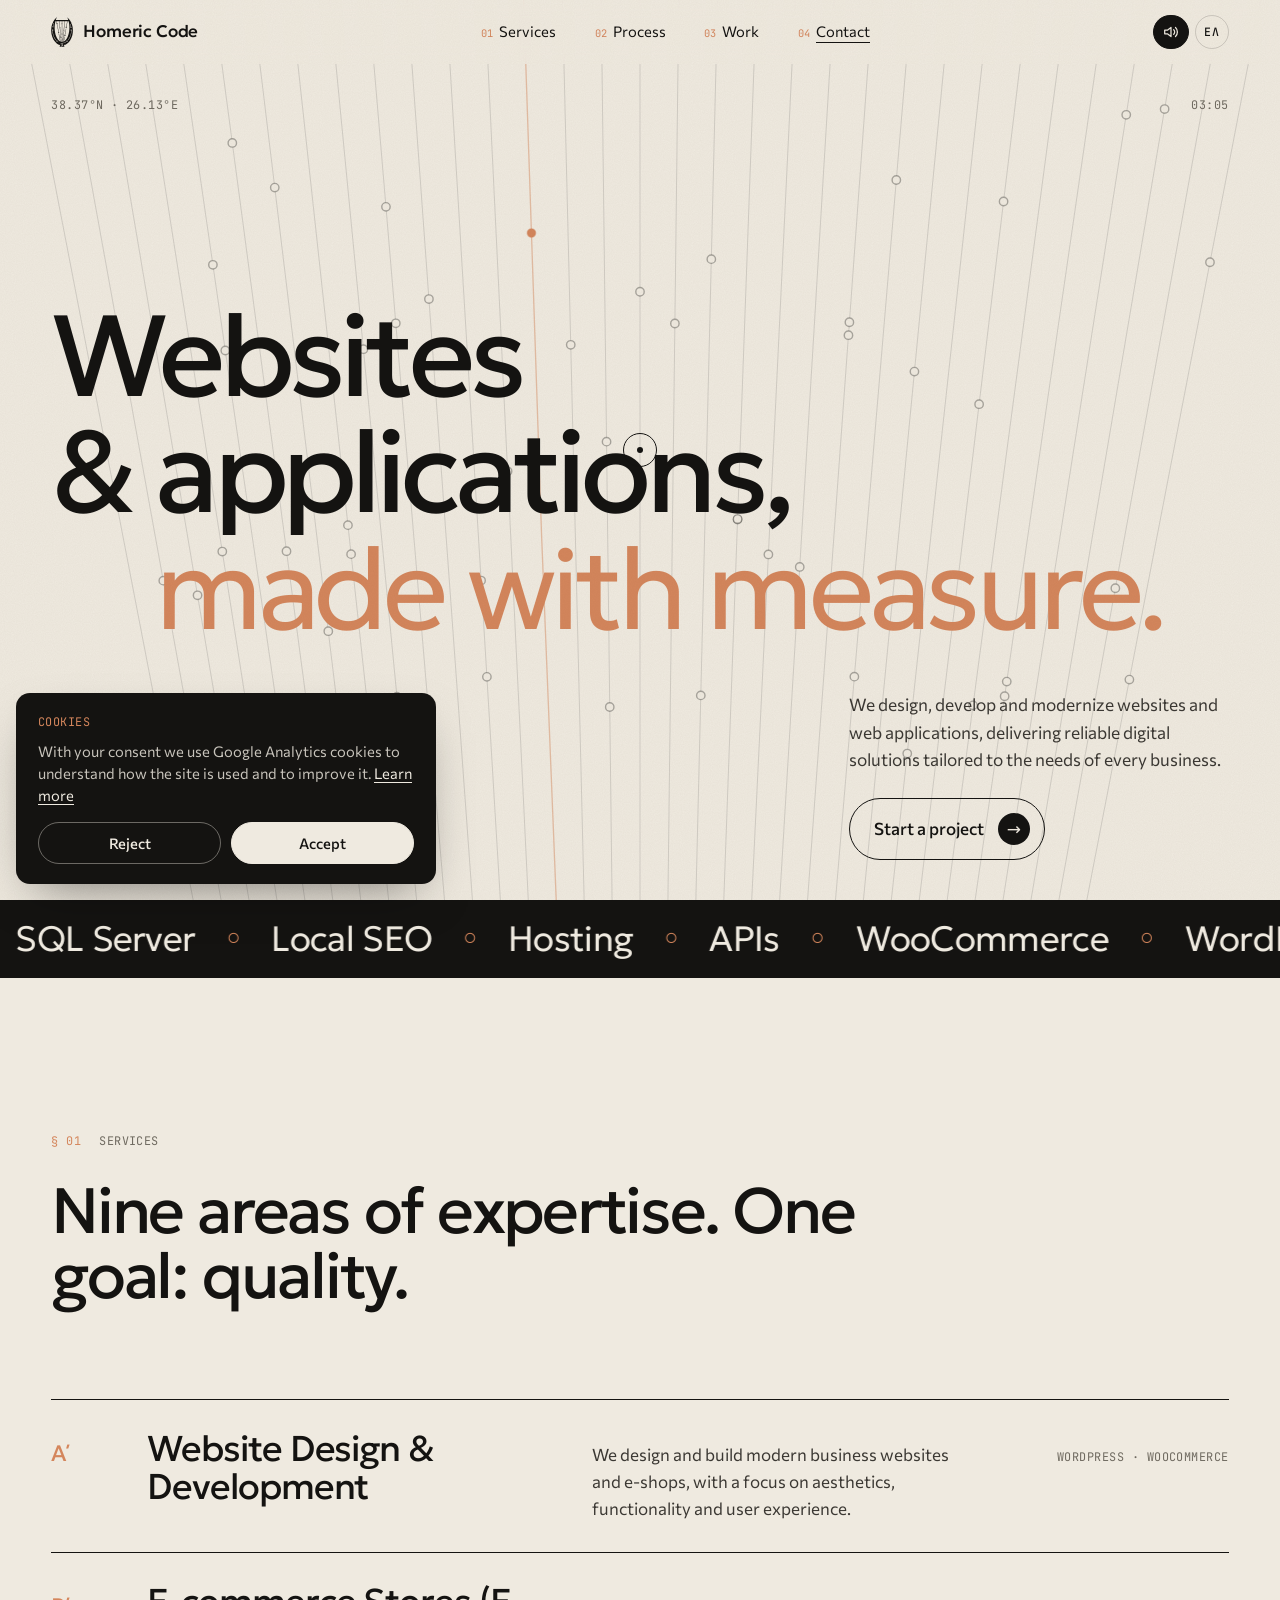
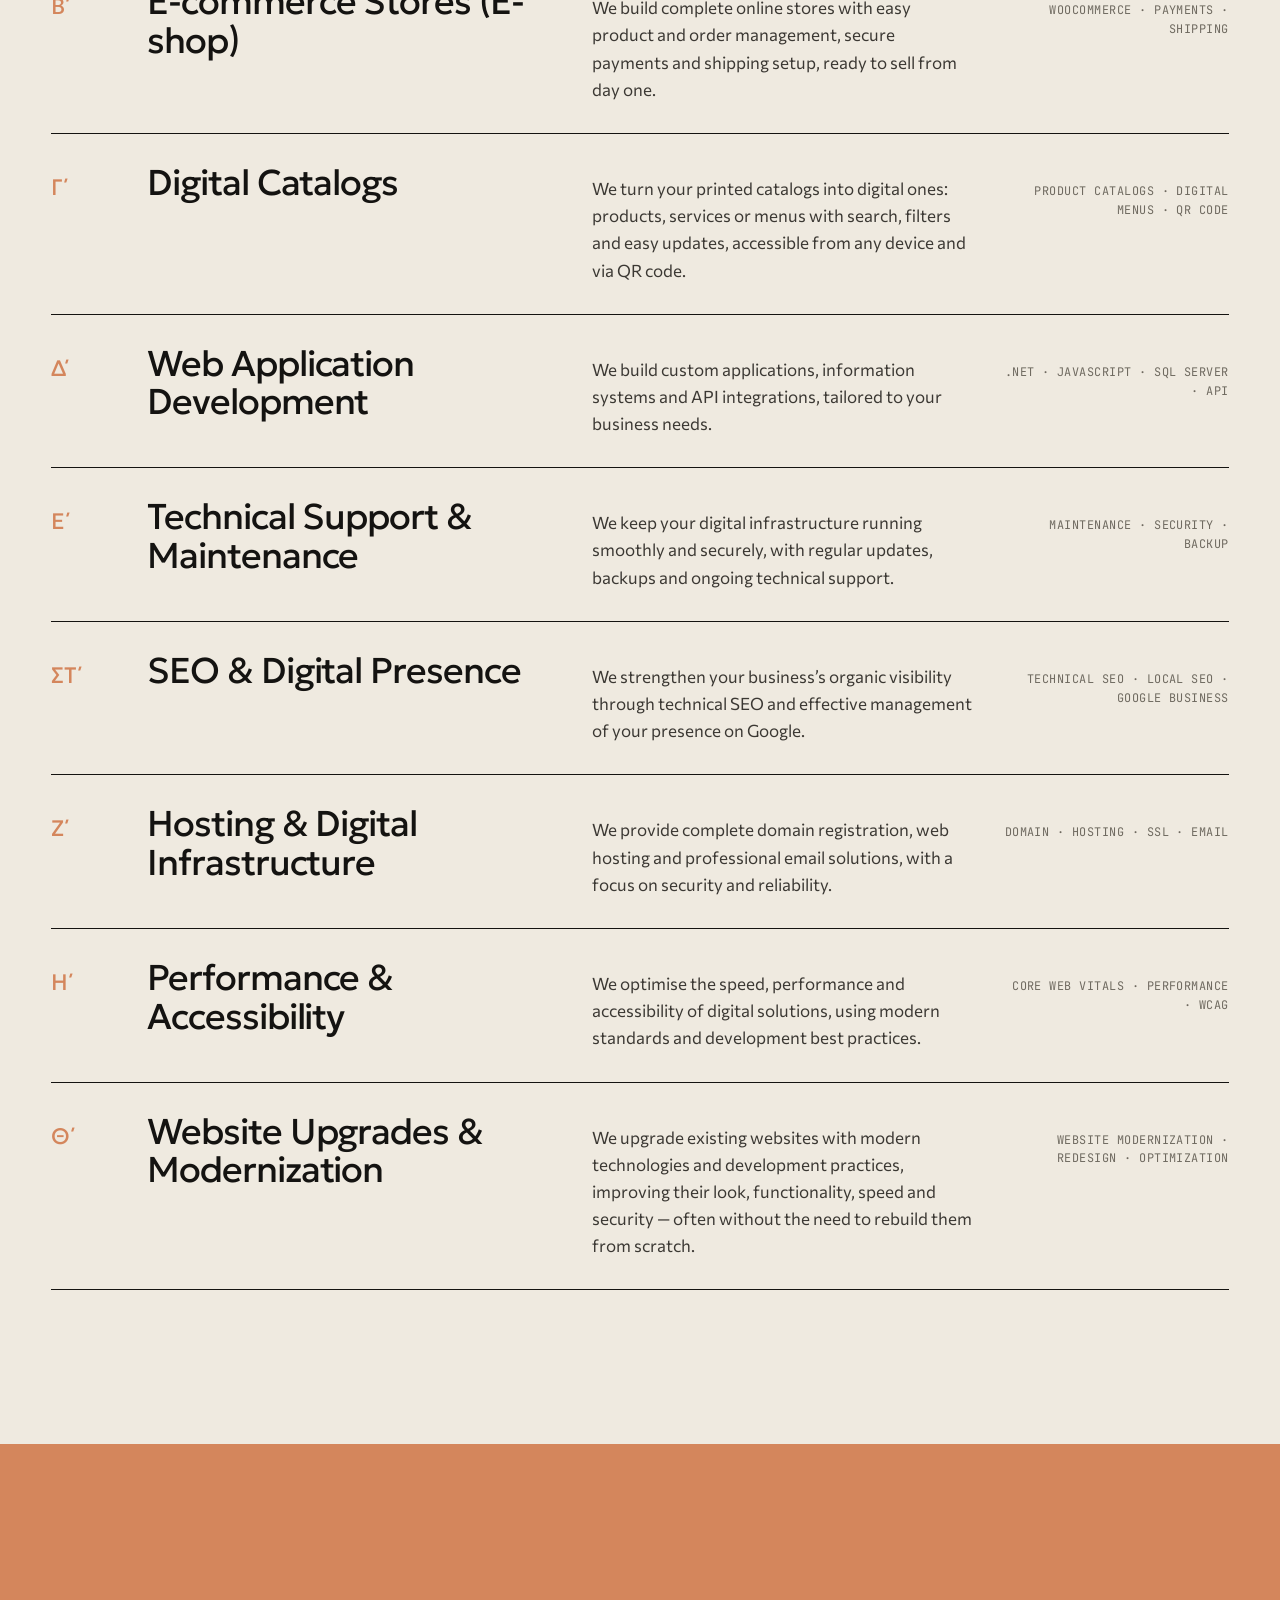
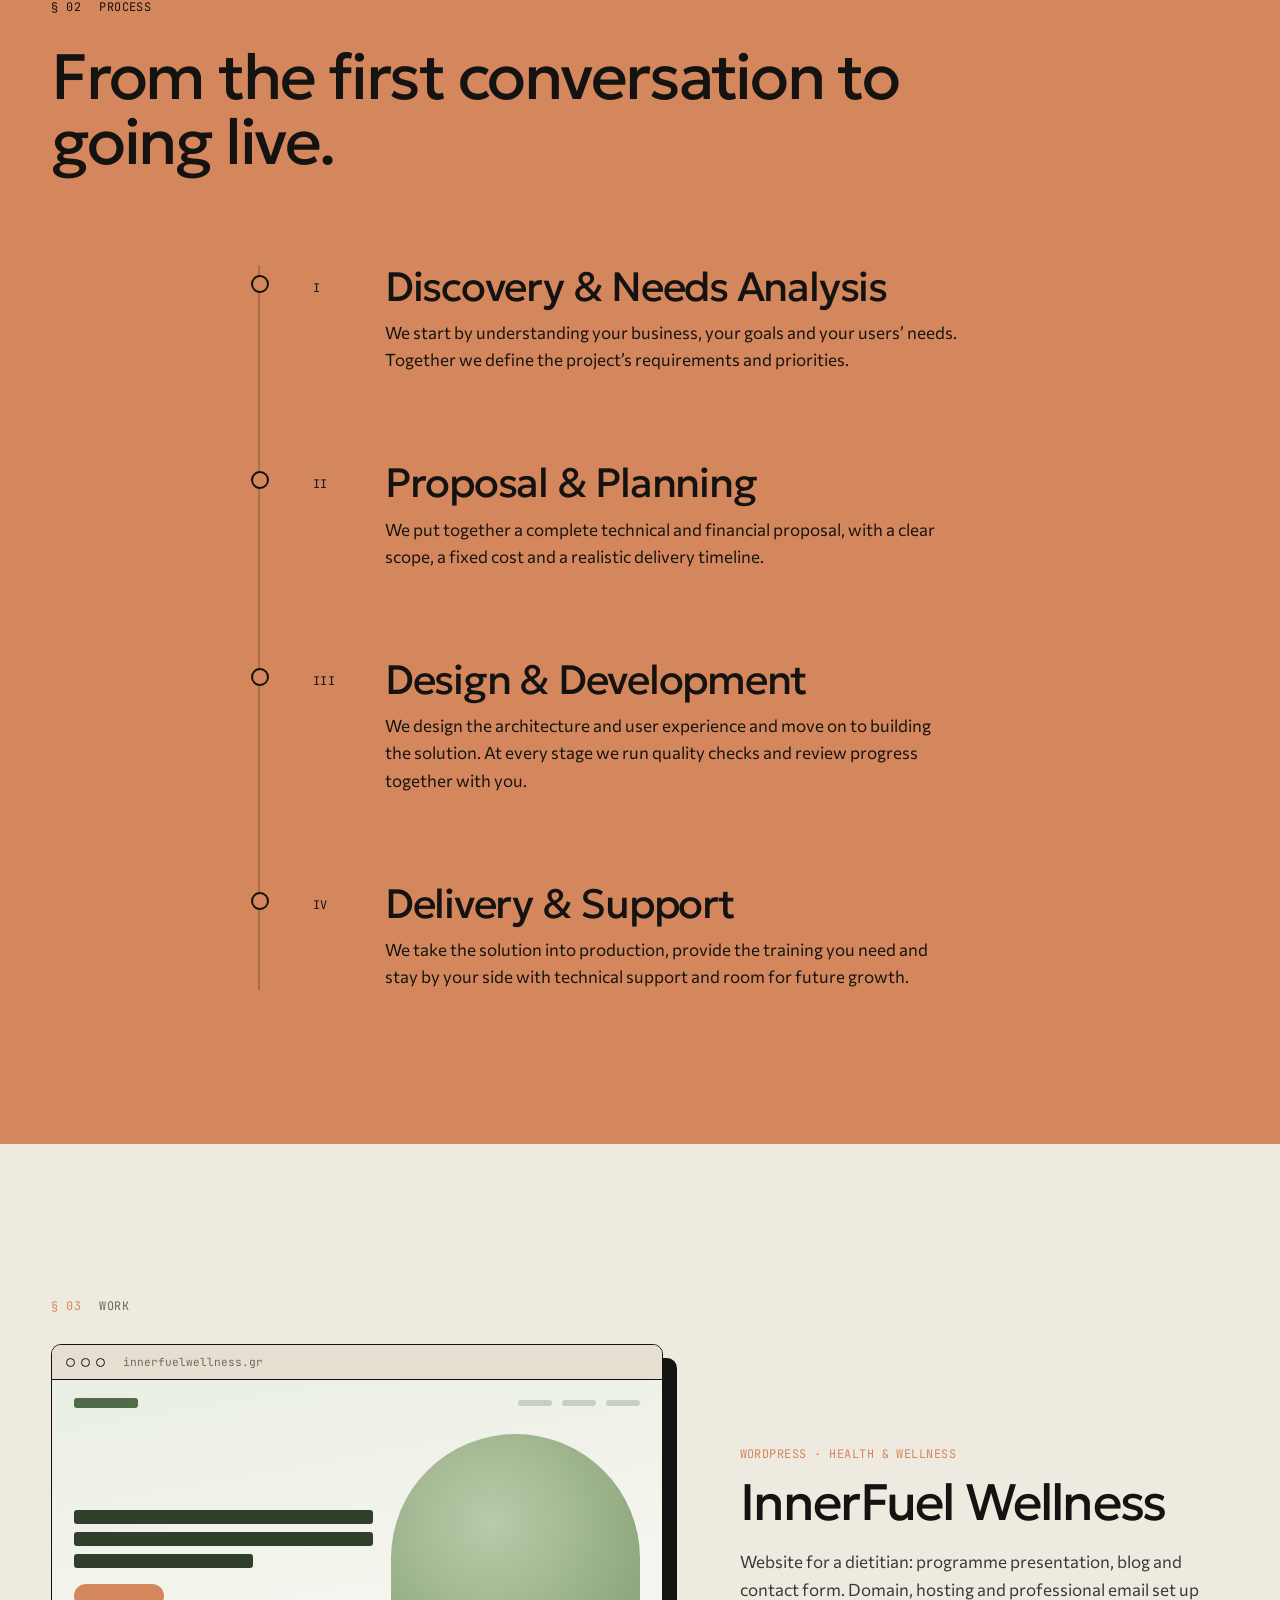
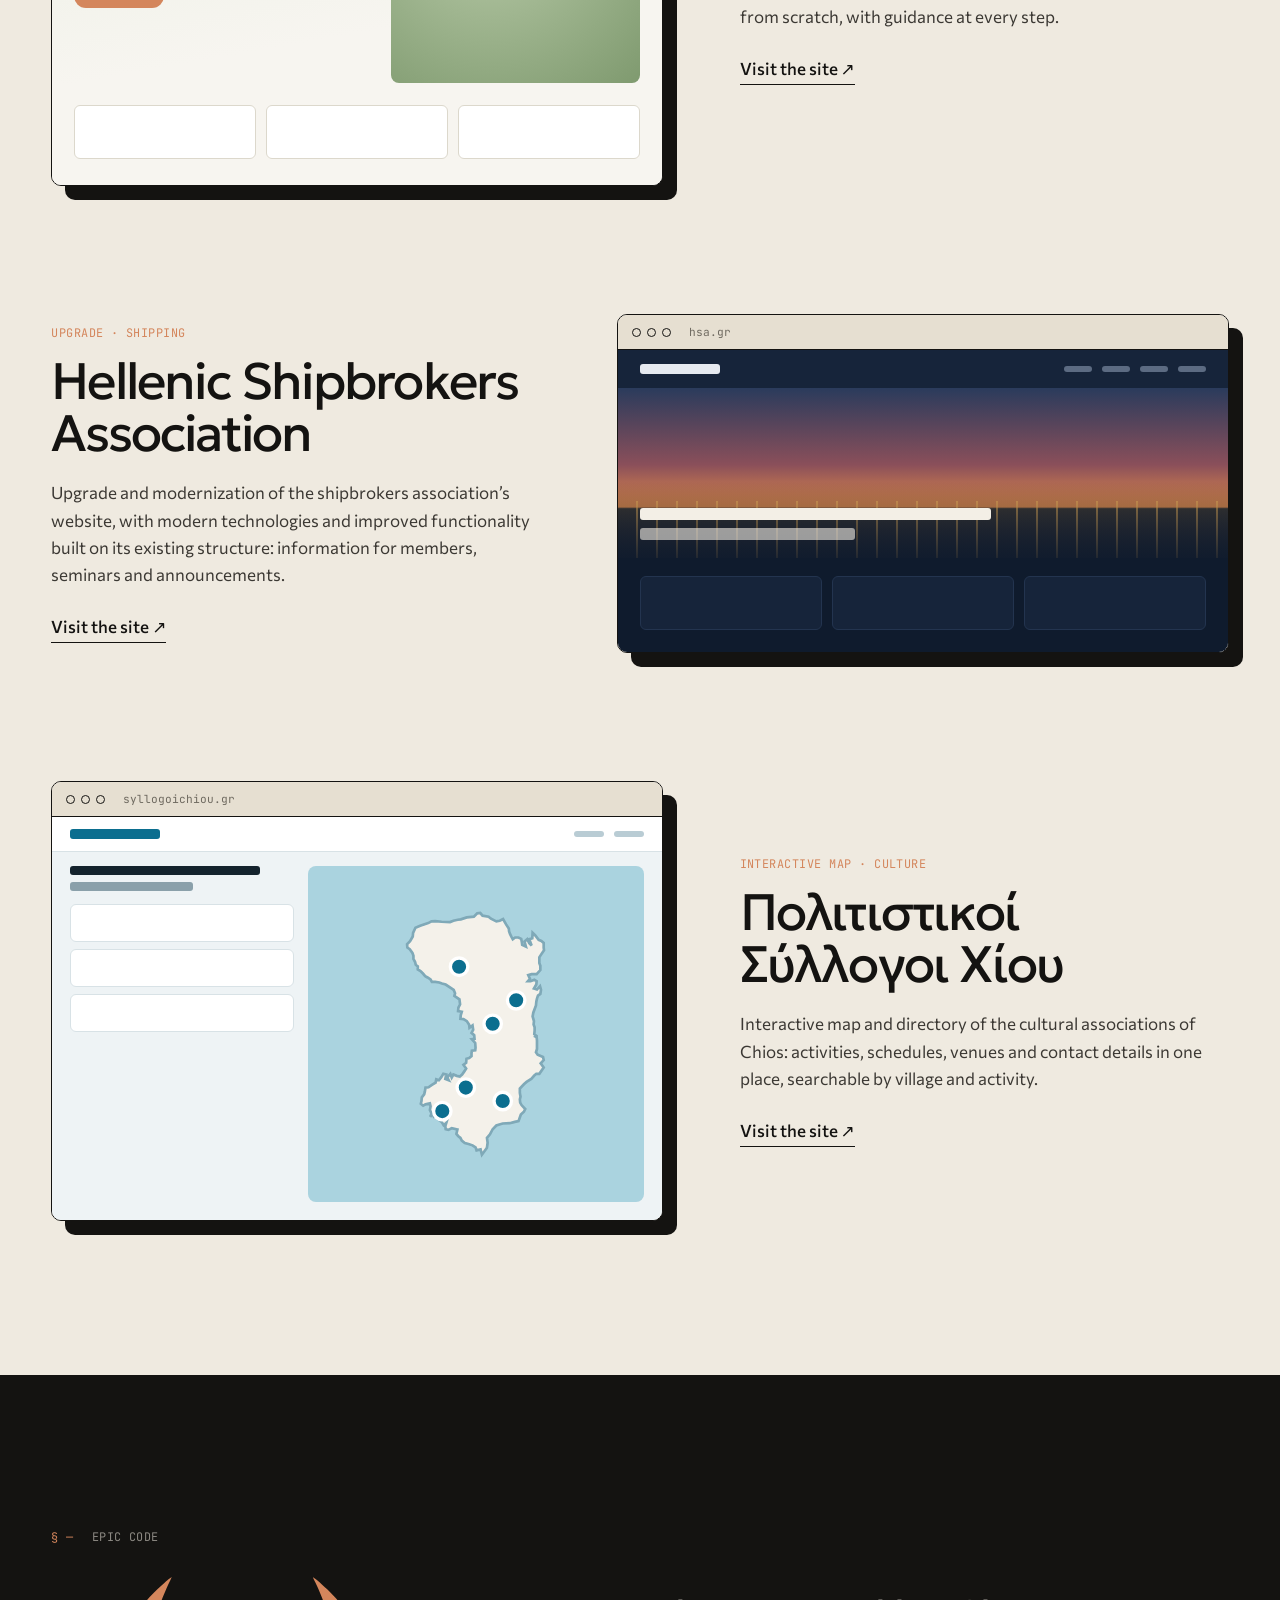
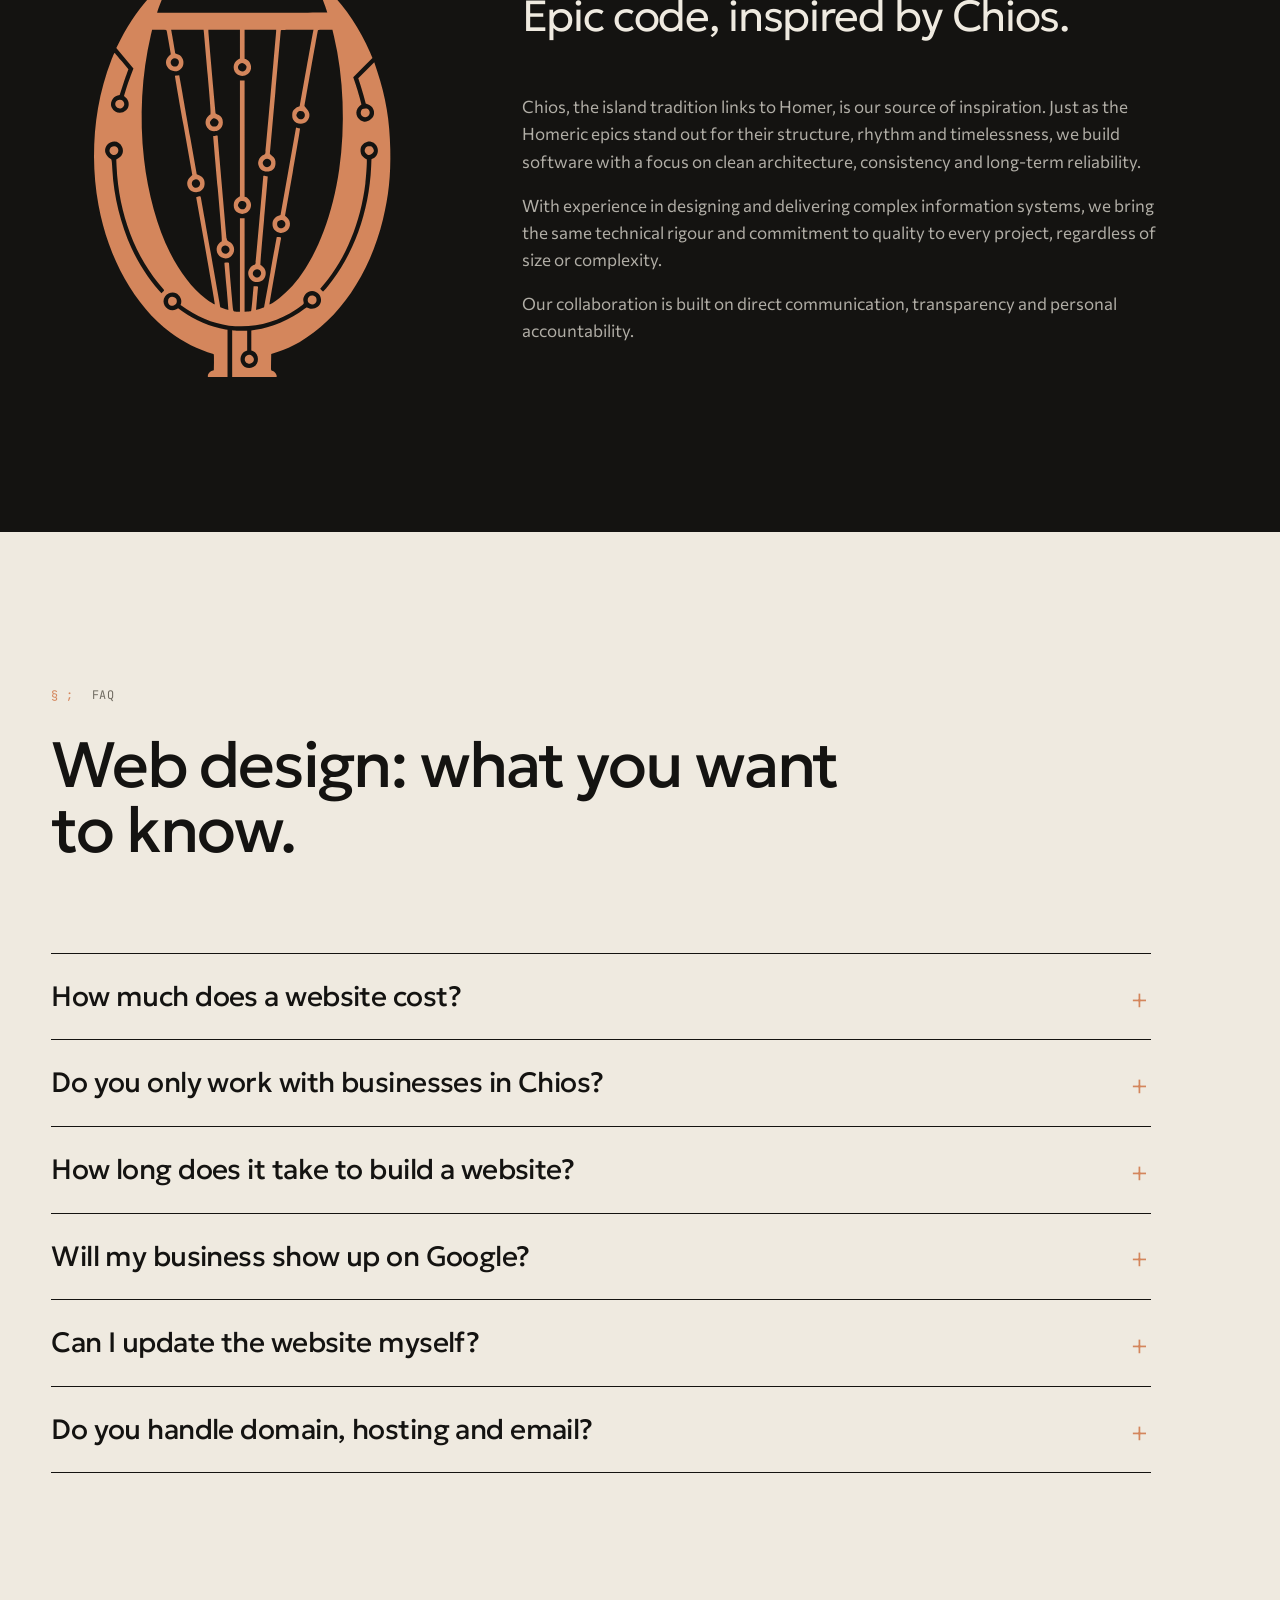
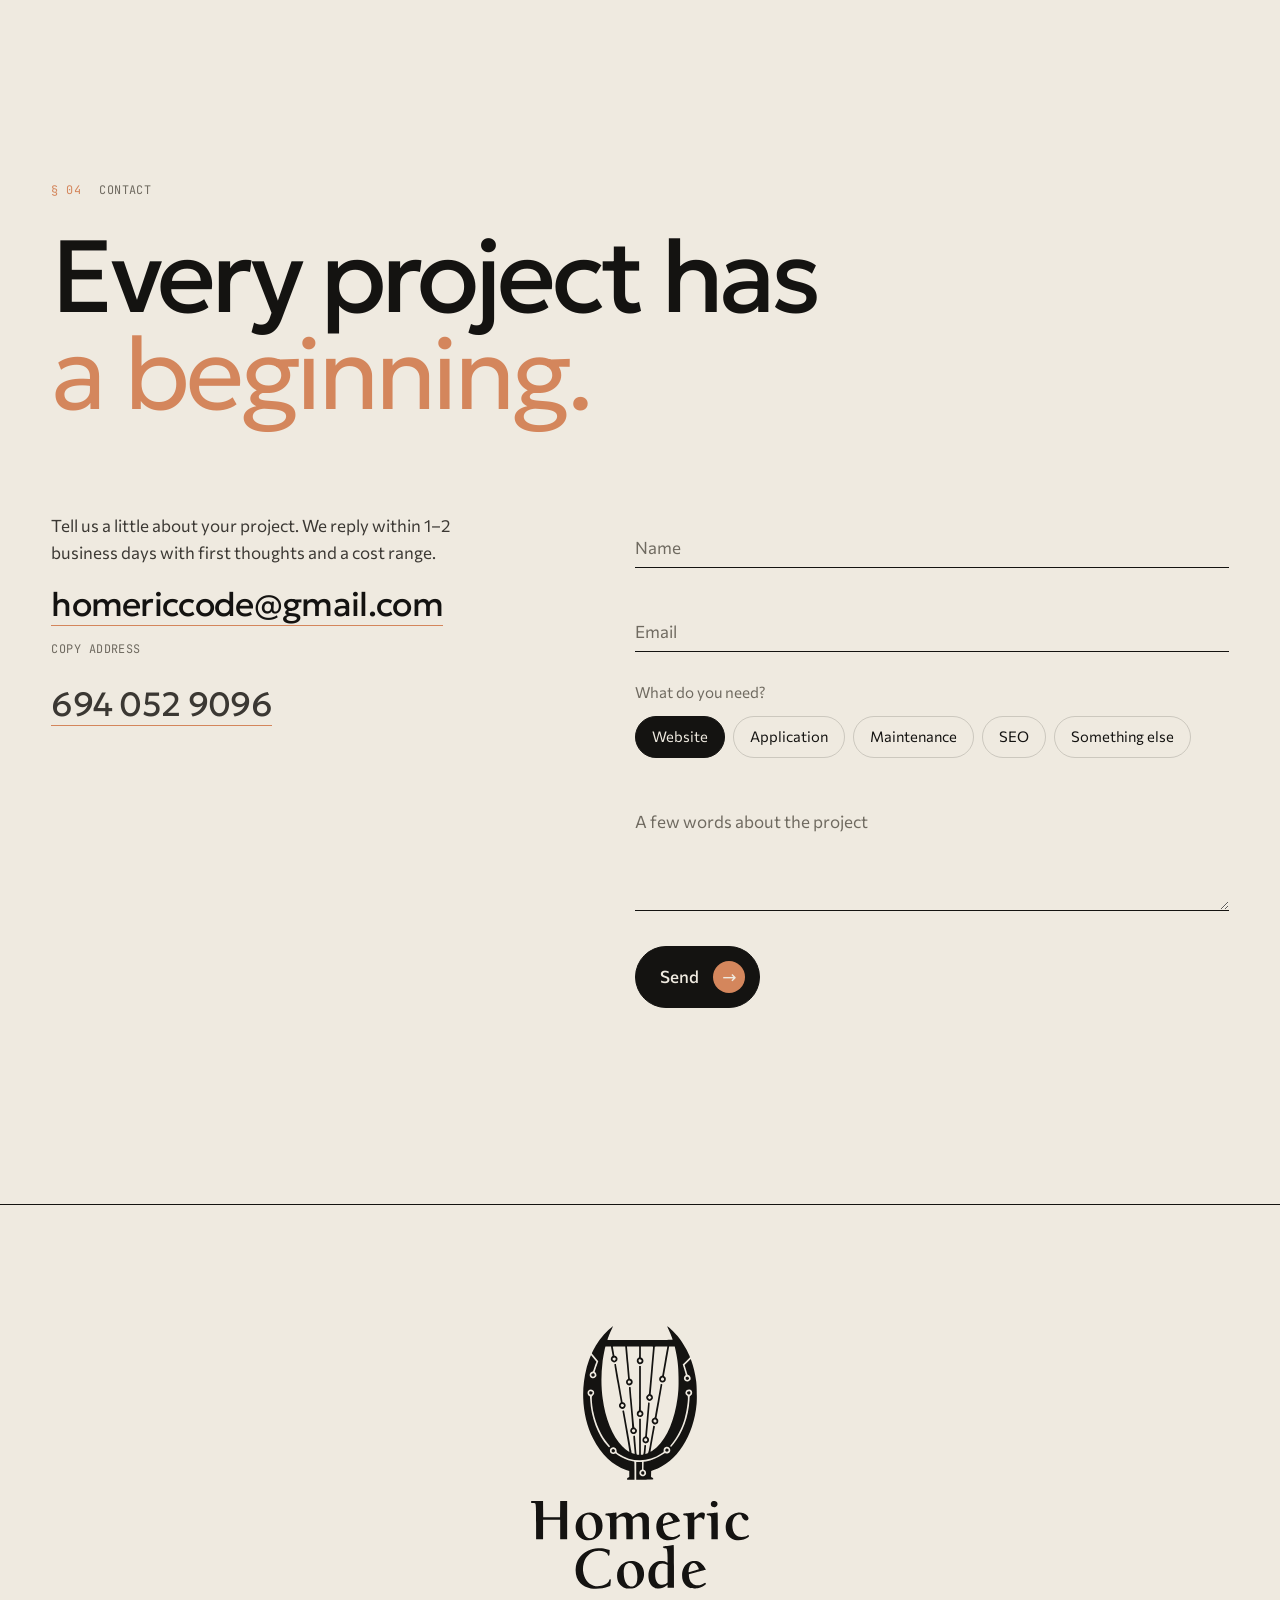
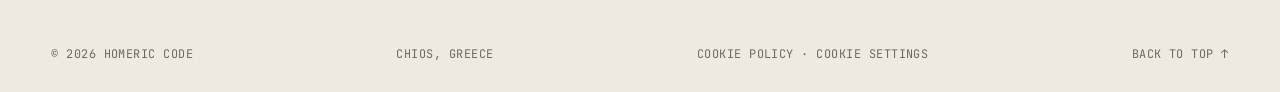
<file: index.html>
<!doctype html>
<html lang="el" class="no-js">
<head>
  <meta charset="utf-8">
  <script>
    window.dataLayer = window.dataLayer || [];
    function gtag(){dataLayer.push(arguments);}
    gtag('consent', 'default', { ad_storage: 'denied', ad_user_data: 'denied', ad_personalization: 'denied', analytics_storage: 'denied' });
  </script>
  <meta name="viewport" content="width=device-width, initial-scale=1">
  <title>Κατασκευή Ιστοσελίδων στη Χίο | Homeric Code</title>
  <meta name="description" content="Κατασκευή ιστοσελίδων, e-shop και web εφαρμογών στη Χίο. WordPress, WooCommerce, SEO, hosting και συντήρηση από την Homeric Code.">
  <link rel="canonical" href="https://homericcode.gr/">
  <meta name="robots" content="index, follow">
  <meta name="google-site-verification" content="IeU-HzA4CmiGo0LTQ_9dNZKcMezt4bVccfb_yvL7NhM">
  <meta name="theme-color" content="#efeae0">
  <meta property="og:site_name" content="Homeric Code">
  <meta property="og:locale" content="el_GR">
  <meta property="og:locale:alternate" content="en_US">
  <meta property="og:url" content="https://homericcode.gr/">
  <meta property="og:title" content="Κατασκευή Ιστοσελίδων στη Χίο | Homeric Code">
  <meta property="og:description" content="Ιστοσελίδες, e-shop και web εφαρμογές με μέτρο. Σχεδιασμός, ανάπτυξη, SEO και συντήρηση από τη Χίο.">
  <meta property="og:type" content="website">
  <meta property="og:image" content="https://homericcode.gr/og-image.jpg">
  <meta name="twitter:card" content="summary_large_image">
  <script type="application/ld+json">
  {
    "@context": "https://schema.org",
    "@type": "ProfessionalService",
    "name": "Homeric Code",
    "description": "Σχεδιασμός, κατασκευή και συντήρηση ιστοσελίδων, ηλεκτρονικών καταστημάτων και web εφαρμογών στη Χίο.",
    "url": "https://homericcode.gr/",
    "logo": "https://homericcode.gr/logo.svg",
    "image": "https://homericcode.gr/og-image.jpg",
    "email": "homericcode@gmail.com",
    "telephone": "+30 694 052 9096",
    "address": {
      "@type": "PostalAddress",
      "addressLocality": "Χίος",
      "addressRegion": "Βόρειο Αιγαίο",
      "addressCountry": "GR"
    },
    "geo": {
      "@type": "GeoCoordinates",
      "latitude": 38.37,
      "longitude": 26.13
    },
    "areaServed": [
      {
        "@type": "Place",
        "name": "Χίος"
      },
      {
        "@type": "Country",
        "name": "Ελλάδα"
      }
    ],
    "knowsLanguage": [
      "el",
      "en"
    ],
    "serviceType": [
      "Κατασκευή ιστοσελίδων",
      "Ηλεκτρονικά καταστήματα (WooCommerce)",
      "Ψηφιακοί κατάλογοι",
      "Ανάπτυξη web εφαρμογών",
      "Συντήρηση ιστοσελίδων",
      "SEO",
      "Φιλοξενία ιστοσελίδων & domain"
    ]
  }
  </script>
  <script type="application/ld+json">
{
  "@context": "https://schema.org",
  "@type": "FAQPage",
  "mainEntity": [
    {
      "@type": "Question",
      "name": "Πόσο κοστίζει η κατασκευή ιστοσελίδας;",
      "acceptedAnswer": {
        "@type": "Answer",
        "text": "Το κόστος εξαρτάται από το είδος και το μέγεθος της ιστοσελίδας: μια εταιρική ιστοσελίδα, ένα e-shop ή μια web εφαρμογή έχουν διαφορετικές απαιτήσεις. Μετά από μια σύντομη συζήτηση, σας δίνουμε γραπτή προσφορά με σταθερή τιμή και χωρίς κρυφές χρεώσεις."
      }
    },
    {
      "@type": "Question",
      "name": "Συνεργάζεστε μόνο με επιχειρήσεις της Χίου;",
      "acceptedAnswer": {
        "@type": "Answer",
        "text": "Η έδρα μας είναι στη Χίο και γνωρίζουμε καλά τις ανάγκες των τοπικών επιχειρήσεων, όπως ο τουρισμός, η εστίαση και το εμπόριο. Συνεργαζόμαστε όμως με επιχειρήσεις σε όλη την Ελλάδα, με διαδικτυακές συναντήσεις και άμεση επικοινωνία."
      }
    },
    {
      "@type": "Question",
      "name": "Σε πόσο καιρό είναι έτοιμη μια ιστοσελίδα;",
      "acceptedAnswer": {
        "@type": "Answer",
        "text": "Ο χρόνος υλοποίησης εξαρτάται από το έργο και από το πόσο γρήγορα είναι διαθέσιμα τα κείμενα και οι φωτογραφίες. Το ακριβές χρονοδιάγραμμα ορίζεται από την αρχή στην πρόταση που σας στέλνουμε."
      }
    },
    {
      "@type": "Question",
      "name": "Θα εμφανίζεται η επιχείρησή μου στο Google;",
      "acceptedAnswer": {
        "@type": "Answer",
        "text": "Κάθε ιστοσελίδα κατασκευάζεται με βάση τις καλές πρακτικές SEO: γρήγορη φόρτωση, σωστή δομή, προσαρμογή σε κινητά και τοπικές λέξεις-κλειδιά. Μπορούμε επίσης να στήσουμε και να βελτιστοποιήσουμε το Google Business Profile σας, ώστε να σας βρίσκουν όσοι ψάχνουν στη Χίο."
      }
    },
    {
      "@type": "Question",
      "name": "Μπορώ να ενημερώνω μόνος μου την ιστοσελίδα;",
      "acceptedAnswer": {
        "@type": "Answer",
        "text": "Ναι. Οι ιστοσελίδες σε WordPress διαχειρίζονται εύκολα, και με την παράδοση σας εκπαιδεύουμε ώστε να αλλάζετε κείμενα, φωτογραφίες και προϊόντα χωρίς τεχνικές γνώσεις. Αν προτιμάτε, αναλαμβάνουμε εμείς τη συντήρηση."
      }
    },
    {
      "@type": "Question",
      "name": "Αναλαμβάνετε domain, hosting και email;",
      "acceptedAnswer": {
        "@type": "Answer",
        "text": "Ναι. Σας βοηθάμε να επιλέξετε και να κατοχυρώσετε domain, στήνουμε τη φιλοξενία και το επαγγελματικό email με το όνομα της επιχείρησής σας, και φροντίζουμε για το πιστοποιητικό SSL."
      }
    }
  ]
}
  </script>
  <link rel="icon" href="favicon.png" type="image/png">
  <link rel="apple-touch-icon" href="apple-touch-icon.png">
  <link rel="preconnect" href="https://fonts.googleapis.com">
  <link rel="preconnect" href="https://fonts.gstatic.com" crossorigin>
  <link href="https://fonts.googleapis.com/css2?family=Geologica:wght@300;400;500;600&family=Commissioner:wght@300;400;500;600&family=JetBrains+Mono:wght@400;500&display=swap" rel="stylesheet">
  <link rel="stylesheet" href="styles.css?v=17">
</head>
<body>
  <a class="skip" href="#main" data-i18n="skip">Μετάβαση στο περιεχόμενο</a>

  <div class="cursor" aria-hidden="true"><span class="cursor__ring"><span class="cursor__label"></span></span><span class="cursor__dot"></span></div>

  <header class="bar" id="top">
    <a class="bar__brand" href="#top" aria-label="Homeric Code">
      <svg class="bar__mark" viewBox="0 0 580 780" aria-hidden="true"><use href="logo-mark.svg#m"/></svg>
      <span>Homeric Code</span>
    </a>
    <nav class="bar__nav" id="nav" aria-label="Μενού">
      <a href="#services"><i>01</i><span data-i18n="nav.services">Υπηρεσίες</span></a>
      <a href="#process"><i>02</i><span data-i18n="nav.process">Διαδρομή</span></a>
      <a href="#work"><i>03</i><span data-i18n="nav.work">Έργα</span></a>
      <a href="#contact"><i>04</i><span data-i18n="nav.contact">Επικοινωνία</span></a>
    </nav>
    <div class="bar__tools">
      <button class="tool" id="soundToggle" type="button" aria-pressed="false" data-cursor="♪">
        <svg viewBox="0 0 20 20" aria-hidden="true"><path d="M3 8v4h3l4 3V5L6 8H3Z"/><path class="wave" d="M13 7.5a3.5 3.5 0 0 1 0 5M15 5a7 7 0 0 1 0 10"/></svg>
        <span class="sr" data-i18n="sound">Ήχος λύρας</span>
      </button>
      <button class="tool tool--lang" id="langToggle" type="button" aria-label="Change language">EN</button>
      <button class="tool tool--menu" id="menuBtn" type="button" aria-expanded="false" aria-controls="nav" aria-label="Μενού"><span></span><span></span></button>
    </div>
  </header>

  <main id="main">
    <!-- HERO -->
    <section class="hero">
      <canvas class="hero__strings" id="strings" aria-hidden="true"></canvas>
      <div class="hero__meta mono">
        <span>38.37°N · 26.13°E</span>
        <span><span id="clock">--:--</span></span>
      </div>
      <div class="hero__body">
        <h1 class="hero__title">
          <span class="line"><span data-i18n="hero.l1">Ιστοσελίδες</span></span>
          <span class="line"><span data-i18n="hero.l2">& εφαρμογές,</span></span>
          <span class="line line--ital"><span data-i18n="hero.l3">με μέτρο.</span></span>
        </h1>
        <div class="hero__side">
          <p class="hero__lead" data-i18n="hero.lead">Σχεδιάζουμε, αναπτύσσουμε και εκσυγχρονίζουμε ιστοσελίδες και web εφαρμογές, προσφέροντας αξιόπιστες ψηφιακές λύσεις, προσαρμοσμένες στις ανάγκες κάθε επιχείρησης.</p>
          <a href="#contact" class="pill magnetic" data-cursor="→"><span data-i18n="hero.cta">Ξεκινάμε ένα έργο</span><b>→</b></a>
        </div>
      </div>
    </section>

    <!-- MARQUEE -->
    <div class="marquee" aria-hidden="true">
      <div class="marquee__track" id="marquee">
        <span>WordPress</span><i>◦</i><span>.NET</span><i>◦</i><span>JavaScript</span><i>◦</i><span>SQL Server</span><i>◦</i><span>Local SEO</span><i>◦</i><span>Hosting</span><i>◦</i><span>APIs</span><i>◦</i><span>WooCommerce</span><i>◦</i>
        <span>WordPress</span><i>◦</i><span>.NET</span><i>◦</i><span>JavaScript</span><i>◦</i><span>SQL Server</span><i>◦</i><span>Local SEO</span><i>◦</i><span>Hosting</span><i>◦</i><span>APIs</span><i>◦</i><span>WooCommerce</span><i>◦</i>
      </div>
    </div>

    <!-- SERVICES -->
    <section class="sec" id="services">
      <div class="sec__label mono"><span>§ 01</span><span data-i18n="services.label">Υπηρεσίες</span></div>
      <h2 class="sec__title" data-i18n="services.title">Εννέα τομείς εξειδίκευσης. Ένας στόχος: η ποιότητα.</h2>

      <ol class="rhaps">
        <li class="rhap">
          <span class="rhap__num">Α΄</span>
          <h3 class="rhap__title" data-i18n="s1.t">Σχεδιασμός & Ανάπτυξη Ιστοσελίδων</h3>
          <p class="rhap__desc" data-i18n="s1.d">Σχεδιάζουμε και αναπτύσσουμε σύγχρονες εταιρικές ιστοσελίδες και ηλεκτρονικά καταστήματα, με έμφαση στην αισθητική, τη λειτουργικότητα και την εμπειρία χρήστη.</p>
          <span class="rhap__tags mono">WordPress · WooCommerce</span>
        </li>
        <li class="rhap">
          <span class="rhap__num">Β΄</span>
          <h3 class="rhap__title" data-i18n="s8.t">Ηλεκτρονικά Καταστήματα (E-shop)</h3>
          <p class="rhap__desc" data-i18n="s8.d">Δημιουργούμε ολοκληρωμένα ηλεκτρονικά καταστήματα με εύκολη διαχείριση προϊόντων και παραγγελιών, ασφαλείς πληρωμές και ρυθμίσεις αποστολών, έτοιμα να πουλούν από την πρώτη μέρα.</p>
          <span class="rhap__tags mono">WooCommerce · Payments · Shipping</span>
        </li>
        <li class="rhap">
          <span class="rhap__num">Γ΄</span>
          <h3 class="rhap__title" data-i18n="s9.t">Ψηφιακοί Κατάλογοι</h3>
          <p class="rhap__desc" data-i18n="s9.d">Μετατρέπουμε τους έντυπους καταλόγους σας σε ψηφιακούς: προϊόντα, υπηρεσίες ή μενού με αναζήτηση, φίλτρα και εύκολη ενημέρωση, προσβάσιμους από κάθε συσκευή και μέσω QR code.</p>
          <span class="rhap__tags mono">Product Catalogs · Digital Menus · QR Code</span>
        </li>
        <li class="rhap">
          <span class="rhap__num">Δ΄</span>
          <h3 class="rhap__title" data-i18n="s2.t">Ανάπτυξη Web Εφαρμογών</h3>
          <p class="rhap__desc" data-i18n="s2.d">Υλοποιούμε εξατομικευμένες εφαρμογές, πληροφοριακά συστήματα και διασυνδέσεις μέσω API, προσαρμοσμένα στις επιχειρησιακές σας ανάγκες.</p>
          <span class="rhap__tags mono">.NET · JavaScript · SQL Server · API</span>
        </li>
        <li class="rhap">
          <span class="rhap__num">Ε΄</span>
          <h3 class="rhap__title" data-i18n="s3.t">Τεχνική Υποστήριξη & Συντήρηση</h3>
          <p class="rhap__desc" data-i18n="s3.d">Διασφαλίζουμε την ομαλή και ασφαλή λειτουργία των ψηφιακών σας υποδομών, με τακτικές ενημερώσεις, αντίγραφα ασφαλείας και συνεχή τεχνική υποστήριξη.</p>
          <span class="rhap__tags mono">Maintenance · Security · Backup</span>
        </li>
        <li class="rhap">
          <span class="rhap__num">ΣΤ΄</span>
          <h3 class="rhap__title" data-i18n="s4.t">SEO & Ψηφιακή Παρουσία</h3>
          <p class="rhap__desc" data-i18n="s4.d">Ενισχύουμε την οργανική προβολή της επιχείρησής σας μέσω τεχνικής βελτιστοποίησης SEO και αποτελεσματικής διαχείρισης της παρουσίας σας στην Google.</p>
          <span class="rhap__tags mono">Technical SEO · Local SEO · Google Business</span>
        </li>
        <li class="rhap">
          <span class="rhap__num">Ζ΄</span>
          <h3 class="rhap__title" data-i18n="s5.t">Φιλοξενία & Ψηφιακή Υποδομή</h3>
          <p class="rhap__desc" data-i18n="s5.d">Παρέχουμε ολοκληρωμένες λύσεις κατοχύρωσης domain, φιλοξενίας ιστοσελίδων και επαγγελματικού email, με έμφαση στην ασφάλεια και την αξιοπιστία.</p>
          <span class="rhap__tags mono">Domain · Hosting · SSL · Email</span>
        </li>
        <li class="rhap">
          <span class="rhap__num">Η΄</span>
          <h3 class="rhap__title" data-i18n="s6.t">Απόδοση & Προσβασιμότητα</h3>
          <p class="rhap__desc" data-i18n="s6.d">Βελτιστοποιούμε την ταχύτητα, την απόδοση και την προσβασιμότητα των ψηφιακών λύσεων, αξιοποιώντας σύγχρονα πρότυπα και βέλτιστες πρακτικές ανάπτυξης.</p>
          <span class="rhap__tags mono">Core Web Vitals · Performance · WCAG</span>
        </li>
        <li class="rhap">
          <span class="rhap__num">Θ΄</span>
          <h3 class="rhap__title" data-i18n="s7.t">Αναβάθμιση & Εκσυγχρονισμός Ιστοσελίδων</h3>
          <p class="rhap__desc" data-i18n="s7.d">Αναβαθμίζουμε υφιστάμενες ιστοσελίδες με σύγχρονες τεχνολογίες και πρακτικές ανάπτυξης, βελτιώνοντας την αισθητική, τη λειτουργικότητα, την ταχύτητα και την ασφάλειά τους, χωρίς να απαιτείται απαραίτητα η κατασκευή τους από την αρχή.</p>
          <span class="rhap__tags mono">Website Modernization · Redesign · Optimization</span>
        </li>
      </ol>
    </section>

    <!-- PROCESS -->
    <section class="sec sec--clay" id="process">
      <div class="sec__label mono"><span>§ 02</span><span data-i18n="process.label">Διαδρομή</span></div>
      <h2 class="sec__title" data-i18n="process.title">Από την πρώτη κουβέντα μέχρι το «ζωντανό».</h2>

      <div class="route" id="route">
        <div class="route__trace" aria-hidden="true"><span id="routeFill"></span></div>
        <ol class="route__steps">
          <li><span class="node"></span><span class="mono">I</span><h3 data-i18n="p1.t">Γνωριμία & Ανάλυση Αναγκών</h3><p data-i18n="p1.d">Ξεκινάμε κατανοώντας την επιχείρησή σας, τους στόχους και τις ανάγκες των χρηστών σας. Μαζί καθορίζουμε τις απαιτήσεις και τις προτεραιότητες του έργου.</p></li>
          <li><span class="node"></span><span class="mono">II</span><h3 data-i18n="p2.t">Πρόταση & Προγραμματισμός</h3><p data-i18n="p2.d">Διαμορφώνουμε μια ολοκληρωμένη τεχνική και οικονομική πρόταση, με σαφές αντικείμενο, καθορισμένο κόστος και ρεαλιστικό χρονοδιάγραμμα υλοποίησης.</p></li>
          <li><span class="node"></span><span class="mono">III</span><h3 data-i18n="p3.t">Σχεδιασμός & Ανάπτυξη</h3><p data-i18n="p3.d">Σχεδιάζουμε την αρχιτεκτονική και την εμπειρία χρήστη και προχωρούμε στην ανάπτυξη της λύσης. Σε κάθε στάδιο πραγματοποιούμε ελέγχους ποιότητας και αξιολογούμε την πρόοδο σε συνεργασία μαζί σας.</p></li>
          <li><span class="node"></span><span class="mono">IV</span><h3 data-i18n="p4.t">Παράδοση & Υποστήριξη</h3><p data-i18n="p4.d">Αναλαμβάνουμε την παραγωγική λειτουργία της λύσης, παρέχουμε την απαραίτητη εκπαίδευση και παραμένουμε δίπλα σας με τεχνική υποστήριξη και δυνατότητες μελλοντικής εξέλιξης.</p></li>
        </ol>
      </div>
    </section>

    <!-- WORK -->
    <section class="sec" id="work">
      <div class="sec__label mono"><span>§ 03</span><span data-i18n="work.label">Έργα</span></div>

      <article class="case">
        <a class="case__visual" href="https://innerfuelwellness.gr" target="_blank" rel="noopener" data-cursor="↗" aria-label="innerfuelwellness.gr">
          <div class="browser">
            <div class="browser__bar"><i></i><i></i><i></i><span>innerfuelwellness.gr</span></div>
            <div class="browser__body">
              <div class="b-nav"><b></b><span></span><span></span><span></span></div>
              <div class="b-hero"><div><em></em><em></em><em class="s"></em><u></u></div><figure></figure></div>
              <div class="b-row"><b></b><b></b><b></b></div>
            </div>
          </div>
        </a>
        <div class="case__text">
          <p class="mono case__meta" data-i18n="work.tag">WordPress · Υγεία & ευεξία</p>
          <h3 class="case__title">InnerFuel Wellness</h3>
          <p data-i18n="work.d">Ιστοσελίδα για διαιτολόγο: παρουσίαση προγραμμάτων, blog και φόρμα επικοινωνίας. Στήσιμο domain, hosting και επαγγελματικού email από την αρχή, με καθοδήγηση σε κάθε βήμα.</p>
          <a class="arrow-link" href="https://innerfuelwellness.gr" target="_blank" rel="noopener" data-cursor="↗"><span data-i18n="work.link">Δείτε τη σελίδα</span> ↗</a>
        </div>
      </article>

      <article class="case case--flip">
        <a class="case__visual" href="https://www.hsa.gr/" target="_blank" rel="noopener" data-cursor="↗" aria-label="hsa.gr">
          <div class="browser browser--hsa">
            <div class="browser__bar"><i></i><i></i><i></i><span>hsa.gr</span></div>
            <div class="browser__body">
              <div class="b-nav"><b></b><span></span><span></span><span></span><span></span></div>
              <div class="b-port"><em></em><em class="s"></em></div>
              <div class="b-row"><b></b><b></b><b></b></div>
            </div>
          </div>
        </a>
        <div class="case__text">
          <p class="mono case__meta" data-i18n="work2.tag">Αναβάθμιση · Ναυτιλία</p>
          <h3 class="case__title">Hellenic Shipbrokers Association</h3>
          <p data-i18n="work2.d">Αναβάθμιση και εκσυγχρονισμός του ιστότοπου της ένωσης ναυλομεσιτών, με σύγχρονες τεχνολογίες και βελτιωμένη λειτουργικότητα πάνω στην υπάρχουσα δομή του: ενημέρωση για μέλη, σεμινάρια και ανακοινώσεις.</p>
          <a class="arrow-link" href="https://www.hsa.gr/" target="_blank" rel="noopener" data-cursor="↗"><span data-i18n="work.link">Δείτε τη σελίδα</span> ↗</a>
        </div>
      </article>

      <article class="case">
        <a class="case__visual" href="https://syllogoichiou.gr/" target="_blank" rel="noopener" data-cursor="↗" aria-label="syllogoichiou.gr">
          <div class="browser browser--map">
            <div class="browser__bar"><i></i><i></i><i></i><span>syllogoichiou.gr</span></div>
            <div class="browser__body">
              <div class="b-nav"><b></b><span></span><span></span></div>
              <div class="b-mapwrap">
                <div class="b-side"><em></em><em class="s"></em><b></b><b></b><b></b></div>
                <svg class="b-map" viewBox="0 0 100 100" aria-hidden="true"><path d="M29.5 23.3 L29.6 24.3 L30.3 24.8 L31.1 25.9 L31.4 26.7 L31.4 27.7 L31.9 28.6 L32.1 29.4 L32.7 29.9 L32.7 30.8 L33.5 31.3 L34.3 32.1 L34.9 32.8 L35.6 33.2 L36.5 33.8 L36.9 34.5 L37.9 34.5 L39.1 34.7 L39.9 35.0 L41.0 35.3 L43.4 36.9 L43.8 37.9 L43.6 38.7 L45.1 39.7 L45.3 41.2 L44.8 42.2 L44.7 43.2 L45.8 43.4 L45.5 44.4 L45.4 45.5 L46.3 45.6 L47.3 46.2 L48.0 47.3 L48.1 48.2 L49.0 47.5 L49.2 48.8 L48.7 49.7 L49.5 50.4 L49.6 51.5 L48.8 51.6 L49.8 52.7 L49.9 54.1 L49.8 54.9 L48.8 55.0 L48.7 55.8 L48.7 56.6 L48.0 57.2 L47.2 57.4 L47.1 58.6 L46.3 59.2 L47.1 60.3 L46.6 61.1 L45.9 62.1 L45.2 62.7 L44.3 62.5 L43.3 62.1 L42.8 63.0 L42.4 61.9 L41.5 63.0 L41.9 63.8 L40.9 63.4 L41.2 62.1 L40.3 61.9 L39.7 62.9 L39.0 63.8 L38.2 63.5 L38.0 64.5 L36.9 65.2 L35.9 65.9 L35.0 66.0 L34.8 67.2 L34.6 68.0 L33.9 68.9 L33.8 70.0 L33.6 70.8 L34.3 71.4 L35.0 71.0 L36.3 70.7 L36.5 71.6 L36.3 72.7 L36.8 73.7 L36.4 74.7 L37.2 73.9 L37.5 74.7 L38.4 74.3 L39.4 74.2 L39.5 75.0 L39.1 75.7 L39.8 76.2 L40.4 77.2 L41.2 76.5 L40.9 77.5 L41.0 78.4 L41.8 78.6 L42.8 78.1 L44.5 78.5 L44.2 79.8 L44.7 80.4 L45.4 81.0 L45.8 81.8 L46.7 82.5 L47.8 82.8 L49.0 83.2 L49.9 83.8 L50.2 84.7 L51.4 84.4 L51.8 86.0 L52.6 84.9 L53.3 83.9 L53.5 82.4 L53.3 81.0 L54.2 79.9 L55.0 78.4 L56.1 77.3 L57.0 77.0 L58.0 76.7 L60.1 76.6 L61.6 76.2 L62.7 76.0 L63.4 74.0 L64.3 73.2 L64.7 72.4 L63.6 71.2 L63.2 70.5 L63.1 69.5 L63.3 68.7 L63.1 67.6 L63.1 66.3 L64.3 65.0 L65.1 64.3 L66.5 63.4 L67.4 62.4 L68.0 61.9 L68.9 61.9 L70.2 60.0 L69.3 58.8 L70.2 57.8 L70.0 56.9 L68.4 56.2 L67.9 55.5 L68.2 54.5 L68.2 52.0 L68.1 51.0 L67.3 50.6 L68.3 50.8 L67.4 50.1 L67.5 49.0 L67.5 48.0 L67.2 47.2 L67.3 46.2 L66.9 44.8 L67.1 43.7 L67.9 41.5 L68.0 40.4 L68.2 39.5 L68.5 38.6 L69.2 38.1 L69.4 36.9 L69.1 35.8 L68.2 36.8 L67.3 36.5 L68.0 35.3 L68.1 34.3 L67.4 33.9 L66.3 34.3 L65.5 34.3 L66.1 33.6 L65.6 32.5 L66.6 32.2 L68.1 32.2 L69.2 31.0 L69.2 29.7 L68.9 28.9 L68.9 28.0 L68.9 27.2 L69.6 26.1 L70.3 25.1 L70.2 24.3 L70.2 22.9 L69.5 22.3 L68.7 22.0 L67.7 20.7 L66.9 19.9 L66.8 21.5 L65.9 21.8 L66.6 23.7 L65.9 23.0 L65.3 21.8 L64.5 22.5 L64.9 24.0 L63.8 23.5 L63.7 22.7 L63.5 21.7 L62.7 21.3 L61.7 21.3 L61.0 21.8 L60.6 21.1 L60.2 20.3 L59.9 19.5 L59.8 18.6 L59.0 17.4 L58.1 15.8 L57.1 16.3 L56.1 16.5 L54.5 15.7 L53.8 15.1 L52.0 14.8 L51.3 14.0 L50.4 14.1 L49.4 15.1 L47.3 15.3 L45.5 15.9 L44.6 16.0 L43.3 16.3 L42.3 16.7 L39.8 16.6 L37.9 16.4 L36.8 16.5 L35.8 17.0 L33.4 17.8 L32.0 18.4 L31.3 19.9 L31.2 21.0 L30.4 22.4 L29.5 23.3Z"/><circle cx="55" cy="47" r="2.6"/><circle cx="47" cy="66" r="2.6"/><circle cx="40" cy="73" r="2.6"/><circle cx="58" cy="70" r="2.6"/><circle cx="62" cy="40" r="2.6"/><circle cx="45" cy="30" r="2.6"/></svg>
              </div>
            </div>
          </div>
        </a>
        <div class="case__text">
          <p class="mono case__meta" data-i18n="work3.tag">Διαδραστικός χάρτης · Πολιτισμός</p>
          <h3 class="case__title">Πολιτιστικοί Σύλλογοι Χίου</h3>
          <p data-i18n="work3.d">Διαδραστικός χάρτης και κατάλογος των πολιτιστικών συλλόγων της Χίου: δραστηριότητες, ωράρια, χώροι και στοιχεία επικοινωνίας σε ένα σημείο, με αναζήτηση ανά χωριό και δραστηριότητα.</p>
          <a class="arrow-link" href="https://syllogoichiou.gr/" target="_blank" rel="noopener" data-cursor="↗"><span data-i18n="work.link">Δείτε τη σελίδα</span> ↗</a>
        </div>
      </article>
    </section>

    <!-- ABOUT -->
    <section class="sec sec--ink" id="about">
      <div class="sec__label mono"><span>§ —</span><span data-i18n="about.label">Επικός κώδικας</span></div>
      <div class="about">
        <div class="about__markwrap" id="aboutMark">
          <svg class="about__mark" viewBox="0 0 580 780" aria-hidden="true"><use href="logo-mark.svg#m"/></svg>
        </div>
        <div class="about__text">
          <p class="about__big" data-i18n="about.big">Επικός κώδικας, με έμπνευση από τη Χίο.</p>
          <p data-i18n="about.p1">Η Χίος, τόπος που η παράδοση συνδέει με τον Όμηρο, αποτελεί για εμάς πηγή έμπνευσης. Όπως τα ομηρικά έπη διακρίνονται για τη δομή, τον ρυθμό και τη διαχρονικότητά τους, έτσι κι εμείς αναπτύσσουμε λογισμικό με έμφαση στην καθαρή αρχιτεκτονική, τη συνέπεια και τη μακροχρόνια αξιοπιστία.</p>
          <p data-i18n="about.p2">Με εμπειρία στον σχεδιασμό και την υλοποίηση σύνθετων πληροφοριακών συστημάτων, εφαρμόζουμε την ίδια τεχνική αρτιότητα και προσήλωση στην ποιότητα σε κάθε έργο, ανεξαρτήτως μεγέθους ή πολυπλοκότητας.</p>
          <p data-i18n="about.p3">Η συνεργασία μας βασίζεται στην άμεση επικοινωνία, τη διαφάνεια και την προσωπική ευθύνη.</p>
        </div>
      </div>
    </section>

    <!-- FAQ -->
    <section class="sec faq" id="faq">
      <div class="sec__label mono"><span>§ ;</span><span data-i18n="faq.label">Συχνές ερωτήσεις</span></div>
      <h2 class="sec__title" data-i18n="faq.title">Κατασκευή ιστοσελίδων: ό,τι θέλετε να ξέρετε.</h2>
      <div class="faq__list">
        <details class="faq__item">
          <summary data-i18n="faq1.q">Πόσο κοστίζει η κατασκευή ιστοσελίδας;</summary>
          <p data-i18n="faq1.a">Το κόστος εξαρτάται από το είδος και το μέγεθος της ιστοσελίδας: μια εταιρική ιστοσελίδα, ένα e-shop ή μια web εφαρμογή έχουν διαφορετικές απαιτήσεις. Μετά από μια σύντομη συζήτηση, σας δίνουμε γραπτή προσφορά με σταθερή τιμή και χωρίς κρυφές χρεώσεις.</p>
        </details>
        <details class="faq__item">
          <summary data-i18n="faq2.q">Συνεργάζεστε μόνο με επιχειρήσεις της Χίου;</summary>
          <p data-i18n="faq2.a">Η έδρα μας είναι στη Χίο και γνωρίζουμε καλά τις ανάγκες των τοπικών επιχειρήσεων, όπως ο τουρισμός, η εστίαση και το εμπόριο. Συνεργαζόμαστε όμως με επιχειρήσεις σε όλη την Ελλάδα, με διαδικτυακές συναντήσεις και άμεση επικοινωνία.</p>
        </details>
        <details class="faq__item">
          <summary data-i18n="faq3.q">Σε πόσο καιρό είναι έτοιμη μια ιστοσελίδα;</summary>
          <p data-i18n="faq3.a">Ο χρόνος υλοποίησης εξαρτάται από το έργο και από το πόσο γρήγορα είναι διαθέσιμα τα κείμενα και οι φωτογραφίες. Το ακριβές χρονοδιάγραμμα ορίζεται από την αρχή στην πρόταση που σας στέλνουμε.</p>
        </details>
        <details class="faq__item">
          <summary data-i18n="faq4.q">Θα εμφανίζεται η επιχείρησή μου στο Google;</summary>
          <p data-i18n="faq4.a">Κάθε ιστοσελίδα κατασκευάζεται με βάση τις καλές πρακτικές SEO: γρήγορη φόρτωση, σωστή δομή, προσαρμογή σε κινητά και τοπικές λέξεις-κλειδιά. Μπορούμε επίσης να στήσουμε και να βελτιστοποιήσουμε το Google Business Profile σας, ώστε να σας βρίσκουν όσοι ψάχνουν στη Χίο.</p>
        </details>
        <details class="faq__item">
          <summary data-i18n="faq5.q">Μπορώ να ενημερώνω μόνος μου την ιστοσελίδα;</summary>
          <p data-i18n="faq5.a">Ναι. Οι ιστοσελίδες σε WordPress διαχειρίζονται εύκολα, και με την παράδοση σας εκπαιδεύουμε ώστε να αλλάζετε κείμενα, φωτογραφίες και προϊόντα χωρίς τεχνικές γνώσεις. Αν προτιμάτε, αναλαμβάνουμε εμείς τη συντήρηση.</p>
        </details>
        <details class="faq__item">
          <summary data-i18n="faq6.q">Αναλαμβάνετε domain, hosting και email;</summary>
          <p data-i18n="faq6.a">Ναι. Σας βοηθάμε να επιλέξετε και να κατοχυρώσετε domain, στήνουμε τη φιλοξενία και το επαγγελματικό email με το όνομα της επιχείρησής σας, και φροντίζουμε για το πιστοποιητικό SSL.</p>
        </details>
      </div>
    </section>

    <!-- CONTACT -->
    <section class="sec contact" id="contact">
      <div class="sec__label mono"><span>§ 04</span><span data-i18n="contact.label">Επικοινωνία</span></div>
      <h2 class="contact__title"><span data-i18n="contact.t1">Κάθε έργο έχει</span><br><em data-i18n="contact.t2">μια αρχή.</em></h2>
      <div class="contact__grid">
        <div class="contact__info">
          <p data-i18n="contact.lead">Πείτε μας λίγα λόγια για το έργο σας. Απαντάμε μέσα σε 1–2 εργάσιμες με πρώτες σκέψεις και ένα εύρος κόστους.</p>
          <a class="mail" href="mailto:homericcode@gmail.com" data-cursor="@">homericcode@gmail.com</a>
          <button class="copy mono" id="copyMail" type="button" data-i18n="contact.copy">αντιγραφή διεύθυνσης</button>
          <p class="tel" style="margin-top:1.5rem"><a class="mail" href="tel:+306940529096" data-cursor="☎">694 052 9096</a></p>
        </div>
        <form class="form" id="contactForm" novalidate>
          <label class="field"><input name="name" required autocomplete="name" placeholder=" "><span data-i18n="f.name">Όνομα</span></label>
          <label class="field"><input name="email" type="email" required autocomplete="email" placeholder=" "><span data-i18n="f.email">Email</span></label>
          <fieldset class="chips">
            <legend data-i18n="f.type">Τι χρειάζεστε;</legend>
            <label><input type="radio" name="type" value="Ιστοσελίδα" checked><span data-i18n="f.o1">Ιστοσελίδα</span></label>
            <label><input type="radio" name="type" value="Εφαρμογή"><span data-i18n="f.o2">Εφαρμογή</span></label>
            <label><input type="radio" name="type" value="Συντήρηση"><span data-i18n="f.o3">Συντήρηση</span></label>
            <label><input type="radio" name="type" value="SEO"><span>SEO</span></label>
            <label><input type="radio" name="type" value="Άλλο"><span data-i18n="f.o5">Κάτι άλλο</span></label>
          </fieldset>
          <label class="field"><textarea name="message" rows="4" required placeholder=" "></textarea><span data-i18n="f.msg">Λίγα λόγια για το έργο</span></label>
          <button class="pill pill--solid magnetic" type="submit" data-cursor="→"><span data-i18n="f.send">Αποστολή</span><b>→</b></button>
          <p class="form__note mono" id="formNote" role="status"></p>
        </form>
      </div>
    </section>
  </main>

  <footer class="foot">
    <svg class="foot__logo" viewBox="0 0 758 912" role="img" aria-label="Homeric Code"><use href="logo.svg#f"/></svg>
    <div class="foot__row mono">
      <span>© <span id="year">2026</span> Homeric Code</span>
      <span data-i18n="footer.loc">Χίος, Ελλάδα</span>
      <span class="foot__links"><a href="cookies.html" data-i18n="ck.policy">Πολιτική cookies</a> · <button type="button" class="linklike" id="ckOpen" data-i18n="ck.settings">Ρυθμίσεις cookies</button></span>
      <a href="#top" data-i18n="footer.top">επιστροφή ↑</a>
    </div>
  </footer>

  <div class="cookie" id="cookieBanner" role="dialog" aria-labelledby="ckTitle" aria-describedby="ckText" hidden>
    <p class="cookie__title mono" id="ckTitle">Cookies</p>
    <p class="cookie__text" id="ckText"><span data-i18n="ck.text">Με τη συγκατάθεσή σας χρησιμοποιούμε cookies του Google Analytics για να καταλαβαίνουμε πώς χρησιμοποιείται η σελίδα και να τη βελτιώνουμε.</span> <a href="cookies.html" data-i18n="ck.more">Μάθετε περισσότερα</a></p>
    <div class="cookie__actions">
      <button type="button" class="ck-btn" id="ckReject" data-i18n="ck.reject">Απόρριψη</button>
      <button type="button" class="ck-btn ck-btn--solid" id="ckAccept" data-i18n="ck.accept">Αποδοχή</button>
    </div>
  </div>

  <script src="script.js?v=17"></script>
</body>
</html>
</file>
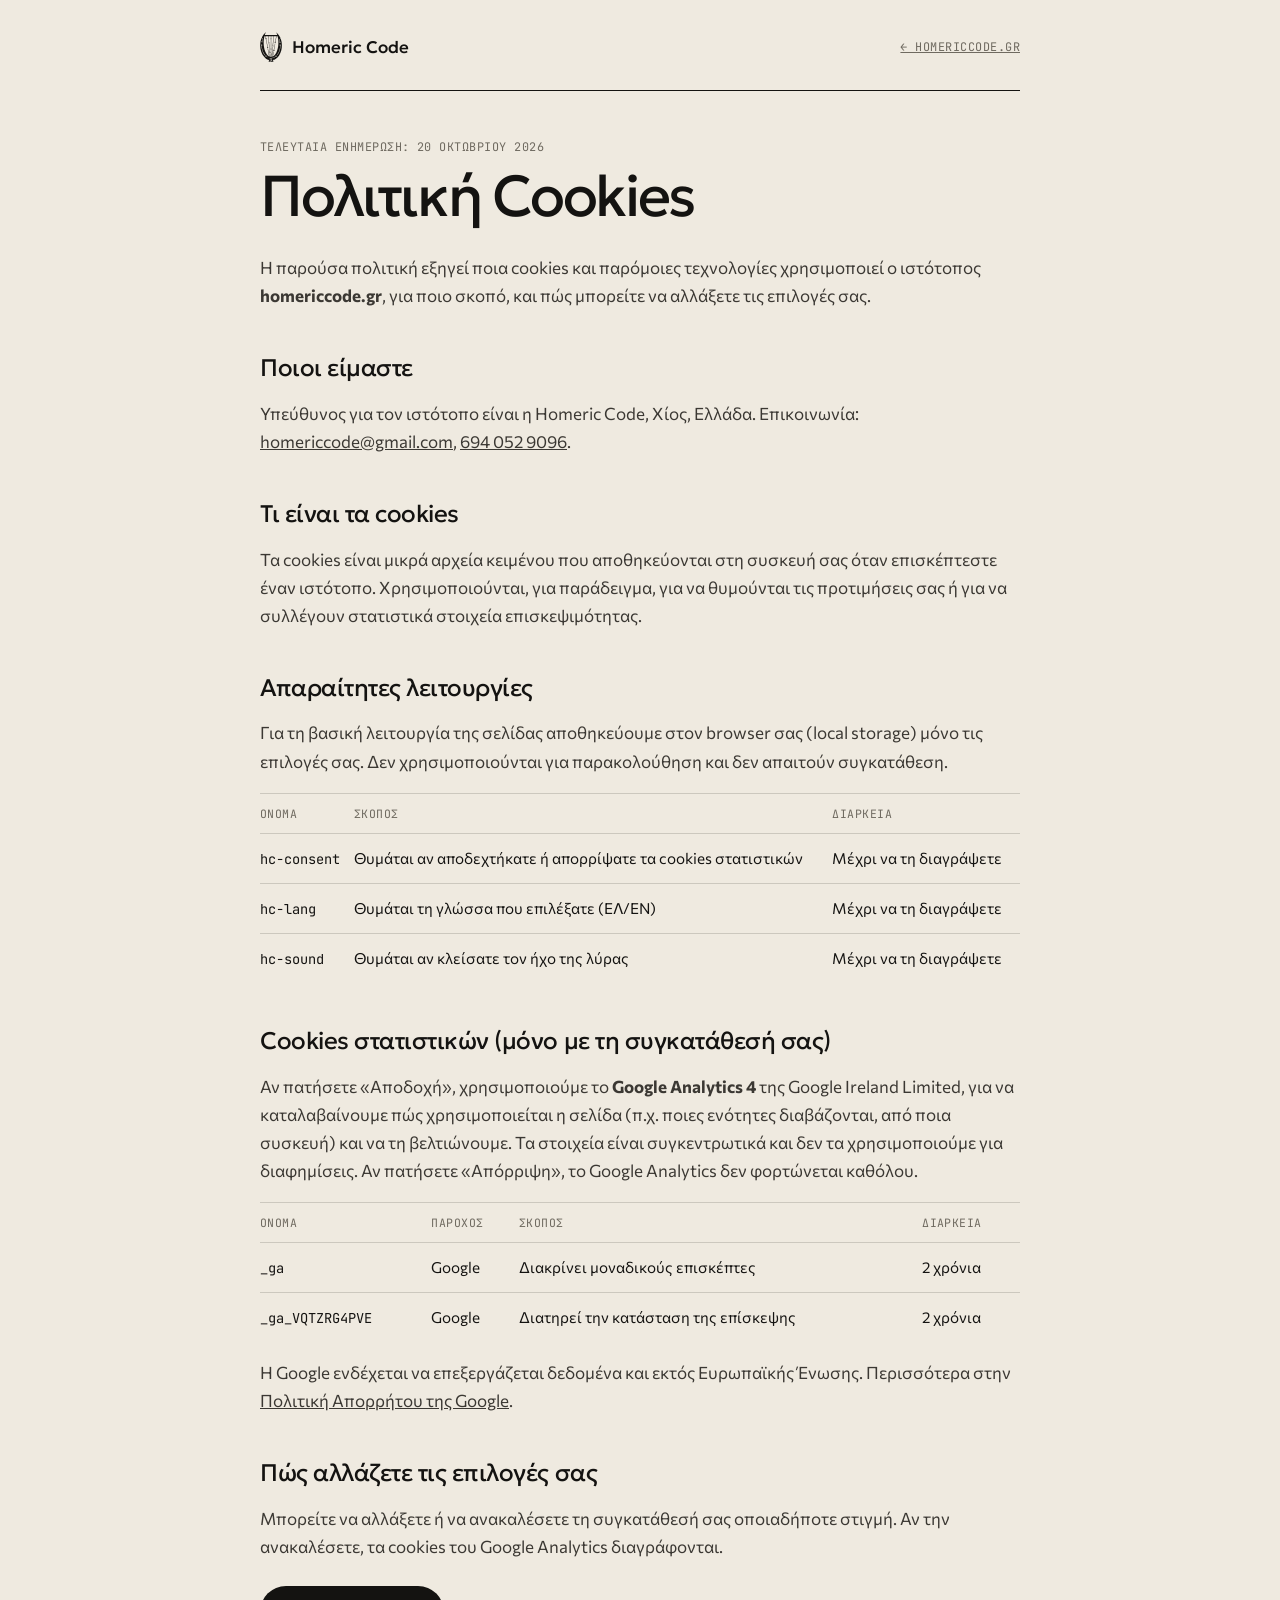
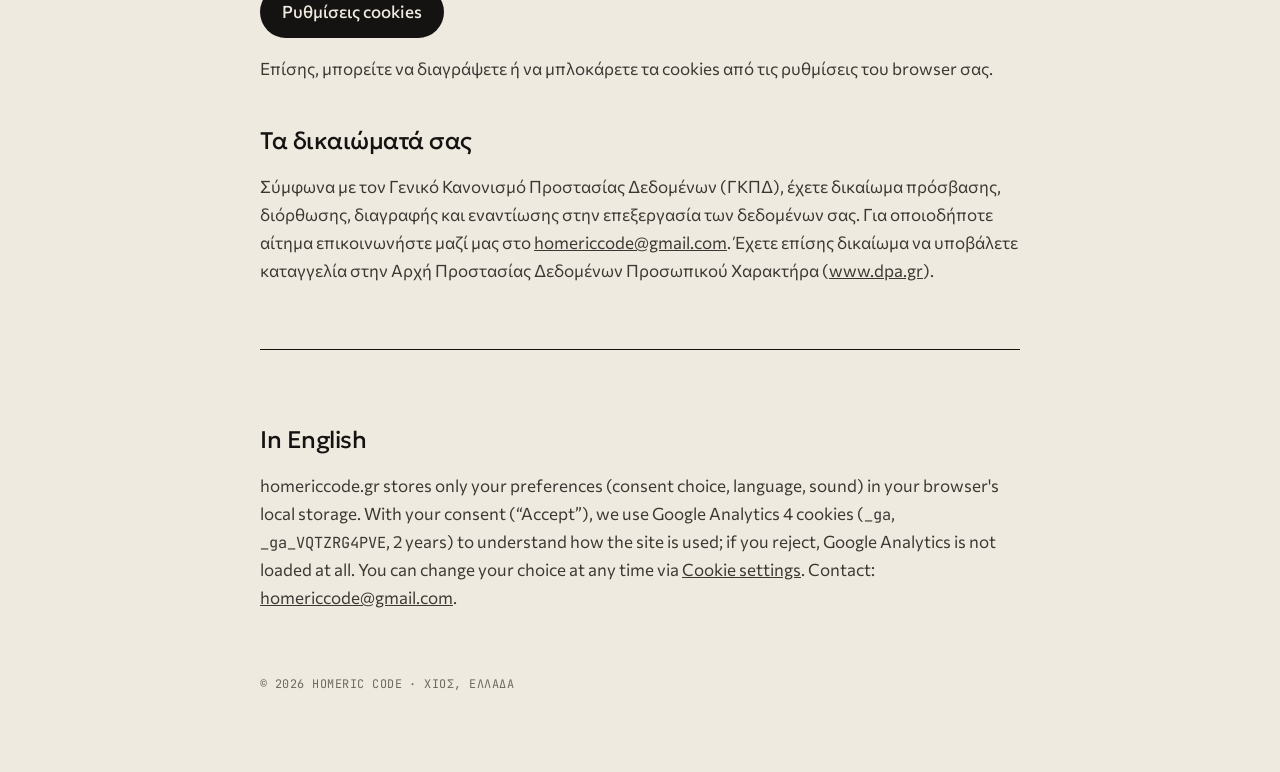
<file: cookies.html>
<!doctype html>
<html lang="el">
<head>
  <meta charset="utf-8">
  <meta name="viewport" content="width=device-width, initial-scale=1">
  <title>Πολιτική Cookies | Homeric Code</title>
  <meta name="description" content="Πολιτική cookies της Homeric Code: ποια cookies χρησιμοποιούμε, για ποιο σκοπό και πώς μπορείτε να αλλάξετε τις επιλογές σας.">
  <link rel="canonical" href="https://homericcode.gr/cookies.html">
  <meta name="theme-color" content="#efeae0">
  <link rel="icon" href="favicon.png" type="image/png">
  <link rel="preconnect" href="https://fonts.googleapis.com">
  <link rel="preconnect" href="https://fonts.gstatic.com" crossorigin>
  <link href="https://fonts.googleapis.com/css2?family=Geologica:wght@300;400;500&family=Commissioner:wght@400;500&family=JetBrains+Mono:wght@400&display=swap" rel="stylesheet">
  <style>
    :root { --paper:#efeae0; --ink:#141311; --ink-2:#3b3833; --mute:#6f6a60; --clay:#d4865c; --line:rgba(20,19,17,.16); }
    * { box-sizing: border-box; }
    body { margin: 0; background: var(--paper); color: var(--ink); font: 400 1.0625rem/1.65 "Commissioner", system-ui, sans-serif; -webkit-font-smoothing: antialiased; }
    a { color: inherit; }
    .wrap { width: min(100% - 32px, 760px); margin: 0 auto; padding: 32px 0 80px; }
    header { display: flex; align-items: center; justify-content: space-between; gap: 16px; padding-bottom: 28px; border-bottom: 1px solid var(--ink); margin-bottom: 48px; }
    .brand { display: flex; align-items: center; gap: 10px; text-decoration: none; font: 500 1.05rem "Geologica", sans-serif; }
    .brand svg { width: 22px; height: 30px; }
    .mono { font: 400 .74rem "JetBrains Mono", monospace; letter-spacing: .04em; text-transform: uppercase; color: var(--mute); }
    h1 { font: 400 clamp(2.2rem, 6vw, 3.6rem)/1.02 "Geologica", sans-serif; letter-spacing: -.04em; margin: 12px 0 28px; }
    h2 { font: 400 1.5rem/1.2 "Geologica", sans-serif; letter-spacing: -.02em; margin: 44px 0 12px; }
    p, li { color: var(--ink-2); }
    table { width: 100%; border-collapse: collapse; margin: 16px 0; font-size: .95rem; }
    th, td { text-align: left; padding: 12px 10px 12px 0; border-top: 1px solid var(--line); vertical-align: top; }
    th { font: 400 .72rem "JetBrains Mono", monospace; text-transform: uppercase; letter-spacing: .04em; color: var(--mute); }
    code { font: .9em "JetBrains Mono", monospace; }
    .btn { display: inline-block; margin-top: 8px; padding: 12px 22px; border-radius: 999px; background: var(--ink); color: var(--paper); text-decoration: none; font-weight: 500; }
    .btn:hover { background: var(--clay); color: var(--ink); }
    .en { margin-top: 64px; padding-top: 32px; border-top: 1px solid var(--ink); }
    footer { margin-top: 64px; }
  </style>
</head>
<body>
  <div class="wrap">
    <header>
      <a class="brand" href="./"><svg viewBox="0 0 580 780" aria-hidden="true"><use href="logo-mark.svg#m"/></svg>Homeric Code</a>
      <a class="mono" href="./">← homericcode.gr</a>
    </header>

    <p class="mono">Τελευταία ενημέρωση: 20 Οκτωβρίου 2026</p>
    <h1>Πολιτική Cookies</h1>

    <p>Η παρούσα πολιτική εξηγεί ποια cookies και παρόμοιες τεχνολογίες χρησιμοποιεί ο ιστότοπος <strong>homericcode.gr</strong>, για ποιο σκοπό, και πώς μπορείτε να αλλάξετε τις επιλογές σας.</p>

    <h2>Ποιοι είμαστε</h2>
    <p>Υπεύθυνος για τον ιστότοπο είναι η Homeric Code, Χίος, Ελλάδα. Επικοινωνία: <a href="mailto:homericcode@gmail.com">homericcode@gmail.com</a>, <a href="tel:+306940529096">694 052 9096</a>.</p>

    <h2>Τι είναι τα cookies</h2>
    <p>Τα cookies είναι μικρά αρχεία κειμένου που αποθηκεύονται στη συσκευή σας όταν επισκέπτεστε έναν ιστότοπο. Χρησιμοποιούνται, για παράδειγμα, για να θυμούνται τις προτιμήσεις σας ή για να συλλέγουν στατιστικά στοιχεία επισκεψιμότητας.</p>

    <h2>Απαραίτητες λειτουργίες</h2>
    <p>Για τη βασική λειτουργία της σελίδας αποθηκεύουμε στον browser σας (local storage) μόνο τις επιλογές σας. Δεν χρησιμοποιούνται για παρακολούθηση και δεν απαιτούν συγκατάθεση.</p>
    <table>
      <tr><th>Όνομα</th><th>Σκοπός</th><th>Διάρκεια</th></tr>
      <tr><td><code>hc-consent</code></td><td>Θυμάται αν αποδεχτήκατε ή απορρίψατε τα cookies στατιστικών</td><td>Μέχρι να τη διαγράψετε</td></tr>
      <tr><td><code>hc-lang</code></td><td>Θυμάται τη γλώσσα που επιλέξατε (ΕΛ/EN)</td><td>Μέχρι να τη διαγράψετε</td></tr>
      <tr><td><code>hc-sound</code></td><td>Θυμάται αν κλείσατε τον ήχο της λύρας</td><td>Μέχρι να τη διαγράψετε</td></tr>
    </table>

    <h2>Cookies στατιστικών (μόνο με τη συγκατάθεσή σας)</h2>
    <p>Αν πατήσετε «Αποδοχή», χρησιμοποιούμε το <strong>Google Analytics 4</strong> της Google Ireland Limited, για να καταλαβαίνουμε πώς χρησιμοποιείται η σελίδα (π.χ. ποιες ενότητες διαβάζονται, από ποια συσκευή) και να τη βελτιώνουμε. Τα στοιχεία είναι συγκεντρωτικά και δεν τα χρησιμοποιούμε για διαφημίσεις. Αν πατήσετε «Απόρριψη», το Google Analytics δεν φορτώνεται καθόλου.</p>
    <table>
      <tr><th>Όνομα</th><th>Πάροχος</th><th>Σκοπός</th><th>Διάρκεια</th></tr>
      <tr><td><code>_ga</code></td><td>Google</td><td>Διακρίνει μοναδικούς επισκέπτες</td><td>2 χρόνια</td></tr>
      <tr><td><code>_ga_VQTZRG4PVE</code></td><td>Google</td><td>Διατηρεί την κατάσταση της επίσκεψης</td><td>2 χρόνια</td></tr>
    </table>
    <p>Η Google ενδέχεται να επεξεργάζεται δεδομένα και εκτός Ευρωπαϊκής Ένωσης. Περισσότερα στην <a href="https://policies.google.com/privacy?hl=el" target="_blank" rel="noopener">Πολιτική Απορρήτου της Google</a>.</p>

    <h2>Πώς αλλάζετε τις επιλογές σας</h2>
    <p>Μπορείτε να αλλάξετε ή να ανακαλέσετε τη συγκατάθεσή σας οποιαδήποτε στιγμή. Αν την ανακαλέσετε, τα cookies του Google Analytics διαγράφονται.</p>
    <a class="btn" href="./#cookie-settings">Ρυθμίσεις cookies</a>
    <p>Επίσης, μπορείτε να διαγράψετε ή να μπλοκάρετε τα cookies από τις ρυθμίσεις του browser σας.</p>

    <h2>Τα δικαιώματά σας</h2>
    <p>Σύμφωνα με τον Γενικό Κανονισμό Προστασίας Δεδομένων (ΓΚΠΔ), έχετε δικαίωμα πρόσβασης, διόρθωσης, διαγραφής και εναντίωσης στην επεξεργασία των δεδομένων σας. Για οποιοδήποτε αίτημα επικοινωνήστε μαζί μας στο <a href="mailto:homericcode@gmail.com">homericcode@gmail.com</a>. Έχετε επίσης δικαίωμα να υποβάλετε καταγγελία στην Αρχή Προστασίας Δεδομένων Προσωπικού Χαρακτήρα (<a href="https://www.dpa.gr" target="_blank" rel="noopener">www.dpa.gr</a>).</p>

    <section class="en" lang="en">
      <h2>In English</h2>
      <p>homericcode.gr stores only your preferences (consent choice, language, sound) in your browser's local storage. With your consent (“Accept”), we use Google Analytics 4 cookies (<code>_ga</code>, <code>_ga_VQTZRG4PVE</code>, 2 years) to understand how the site is used; if you reject, Google Analytics is not loaded at all. You can change your choice at any time via <a href="./#cookie-settings">Cookie settings</a>. Contact: <a href="mailto:homericcode@gmail.com">homericcode@gmail.com</a>.</p>
    </section>

    <footer class="mono">© 2026 Homeric Code · Χίος, Ελλάδα</footer>
  </div>
</body>
</html>
</file>
<file: styles.css>
/* Homeric Code — paper, ink & clay (Attic black-figure palette) */
:root {
  --paper: #efeae0;
  --paper-2: #e6dfd1;
  --ink: #141311;
  --ink-2: #3b3833;
  --mute: #6f6a60;
  --clay: #d4865c;
  --clay-deep: #b96c43;
  --line: rgba(20, 19, 17, .16);
  --serif: "Geologica", "Commissioner", system-ui, sans-serif;
  --sans: "Commissioner", system-ui, sans-serif;
  --mono: "JetBrains Mono", ui-monospace, monospace;
  --pad: clamp(16px, 4vw, 56px);
  --ease: cubic-bezier(.2, .7, .1, 1);
}

*, *::before, *::after { box-sizing: border-box; }
html { scroll-behavior: smooth; scroll-padding-top: 72px; -webkit-text-size-adjust: 100%; }
body {
  margin: 0; background: var(--paper); color: var(--ink);
  font: 400 1.0625rem/1.6 var(--sans);
  -webkit-font-smoothing: antialiased; overflow-x: hidden;
}
/* paper grain */
body::before {
  content: ""; position: fixed; inset: 0; z-index: 100; pointer-events: none; opacity: .32; mix-blend-mode: multiply;
  background-image: url("data:image/svg+xml,%3Csvg xmlns='http://www.w3.org/2000/svg' width='180' height='180'%3E%3Cfilter id='n'%3E%3CfeTurbulence type='fractalNoise' baseFrequency='.9' numOctaves='2' stitchTiles='stitch'/%3E%3CfeColorMatrix values='0 0 0 0 .5 0 0 0 0 .45 0 0 0 0 .4 0 0 0 .35 0'/%3E%3C/filter%3E%3Crect width='100%25' height='100%25' filter='url(%23n)'/%3E%3C/svg%3E");
}
a { color: inherit; text-decoration: none; }
h1, h2, h3 { font-weight: 400; margin: 0; }
p { margin: 0 0 1em; }
button { font: inherit; color: inherit; }
::selection { background: var(--clay); color: var(--paper); }
:focus-visible { outline: 2px solid var(--clay); outline-offset: 3px; }

.mono { font-family: var(--mono); font-size: .74rem; letter-spacing: .04em; text-transform: uppercase; }
.sr { position: absolute; width: 1px; height: 1px; overflow: hidden; clip: rect(0 0 0 0); white-space: nowrap; }
.skip { position: absolute; left: -9999px; top: 8px; z-index: 200; background: var(--ink); color: var(--paper); padding: 8px 12px; }
.skip:focus { left: 16px; }

/* ── Cursor ───────────────────────────── */
.cursor { display: none; }
.has-cursor, .has-cursor a, .has-cursor button, .has-cursor label { cursor: none; }
.has-cursor .cursor { display: block; position: fixed; inset: 0; z-index: 150; pointer-events: none; }
.cursor__ring, .cursor__dot { position: fixed; left: 0; top: 0; border-radius: 50%; will-change: transform; }
.cursor__ring {
  width: 34px; height: 34px; margin: -17px 0 0 -17px; border: 1.5px solid var(--ink);
  display: grid; place-items: center;
  transition: width .35s var(--ease), height .35s var(--ease), margin .35s var(--ease), background-color .25s, border-color .25s, opacity .25s;
}
.cursor__dot { width: 6px; height: 6px; margin: -3px 0 0 -3px; background: var(--ink); }
.cursor__label { font: 500 1rem var(--mono); color: var(--paper); opacity: 0; transition: opacity .2s; }
.cursor.is-hover .cursor__ring { width: 64px; height: 64px; margin: -32px 0 0 -32px; background: var(--clay); border-color: var(--clay); }
.cursor.is-hover .cursor__label { opacity: 1; }
.cursor.is-hover .cursor__dot { opacity: 0; }
.cursor.is-down .cursor__ring { width: 24px; height: 24px; margin: -12px 0 0 -12px; }
.cursor.on-dark .cursor__ring { border-color: var(--paper); }
.cursor.on-dark .cursor__dot { background: var(--paper); }
.cursor.is-hidden { opacity: 0; }

/* ── Bar ──────────────────────────────── */
.bar {
  position: fixed; top: 0; left: 0; right: 0; z-index: 60; height: 64px;
  display: flex; align-items: center; justify-content: space-between; gap: 16px;
  padding: 0 var(--pad); background: color-mix(in srgb, var(--paper) 88%, transparent);
  backdrop-filter: blur(8px); -webkit-backdrop-filter: blur(8px);
  border-bottom: 1px solid transparent; transition: border-color .3s, transform .4s var(--ease);
}
.bar.is-scrolled { border-bottom-color: var(--line); }
.bar.is-away { transform: translateY(-100%); }
.bar__brand { display: flex; align-items: center; gap: 10px; font: 500 1.05rem var(--serif); letter-spacing: -.01em; }
.bar__mark { width: 22px; height: 30px; color: var(--ink); transition: transform .6s var(--ease); }
.bar__brand:hover .bar__mark { transform: rotate(-8deg); }
.bar__nav { display: flex; gap: clamp(16px, 3vw, 40px); }
.bar__nav a { display: flex; align-items: baseline; gap: 6px; font-size: .92rem; position: relative; padding: 4px 0; }
.bar__nav i { font: 400 .65rem var(--mono); font-style: normal; color: var(--clay); }
.bar__nav a span { background: linear-gradient(var(--ink), var(--ink)) 0 100% / 0 1px no-repeat; transition: background-size .4s var(--ease); }
.bar__nav a:hover span, .bar__nav a.is-active span { background-size: 100% 1px; }
.bar__tools { display: flex; align-items: center; gap: 6px; }
.tool {
  height: 34px; min-width: 34px; padding: 0 8px; border: 1px solid var(--line); border-radius: 17px;
  background: none; display: grid; place-items: center; cursor: pointer; transition: border-color .2s, background .2s, color .2s;
}
.tool:hover { border-color: var(--ink); }
.tool svg { width: 18px; height: 18px; fill: none; stroke: currentColor; stroke-width: 1.4; stroke-linejoin: round; stroke-linecap: round; }
.tool .wave { opacity: .25; transition: opacity .2s; }
.tool[aria-pressed="true"] { background: var(--ink); color: var(--paper); border-color: var(--ink); }
.tool[aria-pressed="true"] .wave { opacity: 1; }
.tool--lang { font: 500 .72rem var(--mono); letter-spacing: .06em; }
.tool--menu { display: none; }
.tool--menu span { display: block; width: 14px; height: 1.5px; background: currentColor; transition: transform .3s; }
.tool--menu span + span { margin-top: -10px; transform: translateY(5px); }
.tool--menu span:first-child { transform: translateY(-1px); }
.tool--menu[aria-expanded="true"] span:first-child { transform: translateY(2px) rotate(45deg); }
.tool--menu[aria-expanded="true"] span + span { transform: translateY(0) rotate(-45deg); }

/* ── Hero ─────────────────────────────── */
.hero {
  position: relative; min-height: 100svh; padding: 96px var(--pad) 40px;
  display: grid; grid-template-rows: auto 1fr auto; overflow: hidden;
}
.hero__strings { position: absolute; inset: 0; width: 100%; height: 100%; touch-action: pan-y; }
.hero__meta, .hero__body, .hero__hint { position: relative; z-index: 1; pointer-events: none; }
.hero__meta { display: flex; justify-content: space-between; color: var(--mute); }
.hero__body { align-self: end; display: grid; grid-template-columns: 1fr minmax(260px, 380px); gap: 40px; align-items: end; }
.hero__body a { pointer-events: auto; }
.hero__title { grid-column: 1 / -1; font: 400 clamp(2.6rem, 9vw, 9rem)/.95 var(--serif); letter-spacing: -.045em; }
.hero__side { grid-column: 2; }
.hero__title .line { display: block; overflow: hidden; padding-bottom: .06em; }
.hero__title .line > span { display: inline-block; transform: translateY(105%); transition: transform 1.1s var(--ease); }
.hero__title .line:nth-child(2) > span { transition-delay: .08s; }
.hero__title .line:nth-child(3) > span { transition-delay: .16s; }
.is-ready .hero__title .line > span, .no-js .hero__title .line > span { transform: none; }
.line--ital { color: var(--clay); padding-left: .9em; font-weight: 300; }
.hero__lead { font-size: 1.08rem; color: var(--ink-2); margin-bottom: 24px; }
.hero__hint { margin: 28px 0 0; color: var(--mute); }

.pill {
  display: inline-flex; align-items: center; gap: 14px; padding: 14px 14px 14px 24px;
  border: 1px solid var(--ink); border-radius: 999px; background: transparent; cursor: pointer;
  font-weight: 500; transition: background .3s, color .3s;
}
.pill b { width: 32px; height: 32px; border-radius: 50%; background: var(--ink); color: var(--paper); display: grid; place-items: center; font-weight: 400; transition: transform .4s var(--ease); }
.pill:hover { background: var(--ink); color: var(--paper); }
.pill:hover b { background: var(--clay); transform: rotate(-45deg); }
.pill--solid { background: var(--ink); color: var(--paper); }
.pill--solid b { background: var(--clay); }
.pill--solid:hover { background: var(--clay-deep); border-color: var(--clay-deep); }
.pill--solid:hover b { background: var(--ink); }

/* ── Marquee ──────────────────────────── */
.marquee { border-block: 1px solid var(--ink); overflow: hidden; background: var(--ink); color: var(--paper); }
.marquee__track { display: flex; width: max-content; gap: 28px; padding: 16px 0; font: 300 clamp(1.4rem, 3vw, 2.2rem) var(--serif); letter-spacing: -.02em; will-change: transform; }
.marquee__track i { font-style: normal; color: var(--clay); }

/* ── Sections ─────────────────────────── */
.sec { padding: clamp(80px, 12vw, 160px) var(--pad); position: relative; }
.sec__label { display: flex; gap: 18px; color: var(--mute); margin-bottom: 28px; }
.sec__label span:first-child { color: var(--clay); }
.sec__title { font: 400 clamp(2rem, 5vw, 4.4rem)/1.02 var(--serif); letter-spacing: -.035em; max-width: 20ch; margin-bottom: clamp(48px, 7vw, 96px); }

/* Services — rhapsodies */
.rhaps { list-style: none; margin: 0; padding: 0; border-bottom: 1px solid var(--ink); }
.rhap {
  position: relative; display: grid; grid-template-columns: 72px minmax(0, 1.1fr) minmax(0, 1fr) 230px; gap: 24px; align-items: baseline;
  padding: 30px 0; border-top: 1px solid var(--ink); isolation: isolate; cursor: default;
}
.rhap::before {
  content: ""; position: absolute; inset: 0 calc(var(--pad) * -1); z-index: -1; background: var(--clay);
  transform: scaleY(0); transform-origin: var(--origin, top); transition: transform .45s var(--ease);
}
.rhap:hover::before { transform: scaleY(1); }
.rhap__num { font: 400 1.4rem var(--serif); color: var(--clay); transition: color .3s; }
.rhap__title { font: 400 clamp(1.4rem, 2.8vw, 2.3rem)/1.08 var(--serif); letter-spacing: -.03em; transition: transform .45s var(--ease); }
.rhap__desc { margin: 0; color: var(--ink-2); max-width: 46ch; }
.rhap__tags { color: var(--mute); text-align: right; transition: color .3s; }
.rhap:hover .rhap__num, .rhap:hover .rhap__tags { color: var(--ink); }
.rhap:hover .rhap__title { transform: translateX(12px); }

/* Process — clay */
.sec--clay { background: var(--clay); color: var(--ink); }
.sec--clay .sec__label, .sec--clay .sec__label span:first-child { color: var(--ink); }
.route { position: relative; display: grid; grid-template-columns: 40px 1fr; max-width: 980px; margin-left: auto; }
.route__trace { position: relative; width: 2px; margin-left: 9px; background: rgba(20,19,17,.22); }
.route__trace span { position: absolute; left: 0; top: 0; width: 100%; height: 0; background: var(--ink); }
.route__steps { list-style: none; margin: 0; padding: 0; }
.route__steps li { position: relative; padding: 0 0 clamp(48px, 7vw, 88px) 24px; display: grid; grid-template-columns: 56px 1fr; column-gap: 16px; }
.route__steps li:last-child { padding-bottom: 0; }
.route__steps .node {
  position: absolute; left: -38px; top: 10px; width: 18px; height: 18px; border-radius: 50%;
  border: 2px solid var(--ink); background: var(--clay); transition: background .3s, transform .4s var(--ease);
}
.route__steps .node::after { content: ""; position: absolute; inset: 3px; border-radius: 50%; background: var(--ink); transform: scale(0); transition: transform .4s var(--ease); }
.route__steps li.on .node::after { transform: scale(1); }
.route__steps li.on .node { transform: scale(1.15); }
.route__steps .mono { padding-top: 14px; grid-row: span 2; }
.route__steps h3 { font: 400 clamp(1.6rem, 3.2vw, 2.6rem)/1.08 var(--serif); letter-spacing: -.03em; margin-bottom: 10px; }
.route__steps p { margin: 0; max-width: 52ch; }

/* Work — case */
.case { display: grid; grid-template-columns: 1.25fr 1fr; gap: clamp(32px, 6vw, 96px); align-items: center; }
.case__visual { display: block; perspective: 1200px; }
.browser {
  border: 1px solid var(--ink); border-radius: 10px; overflow: hidden; background: #f7f5f0;
  box-shadow: 14px 14px 0 var(--ink); transform: rotateX(var(--rx, 0deg)) rotateY(var(--ry, 0deg));
  transition: transform .5s var(--ease), box-shadow .5s var(--ease);
}
.case__visual:hover .browser { box-shadow: 20px 20px 0 var(--clay); }
.browser__bar { display: flex; align-items: center; gap: 6px; padding: 10px 14px; border-bottom: 1px solid var(--ink); background: var(--paper-2); }
.browser__bar i { width: 9px; height: 9px; border-radius: 50%; border: 1px solid var(--ink); }
.browser__bar span { margin-left: 12px; font: .7rem var(--mono); color: var(--mute); }
.browser__body { padding: 18px 22px 26px; background: linear-gradient(170deg, #e9efe2, #f7f5f0 60%); }
.b-nav { display: flex; align-items: center; gap: 10px; margin-bottom: 26px; }
.b-nav b { width: 64px; height: 10px; background: #4f6b47; border-radius: 3px; margin-right: auto; }
.b-nav span { width: 34px; height: 6px; background: #c7cfbd; border-radius: 3px; }
.b-hero { display: grid; grid-template-columns: 1.2fr 1fr; gap: 18px; align-items: center; margin-bottom: 22px; }
.b-hero em { display: block; height: 14px; background: #2f3f2b; border-radius: 3px; margin-bottom: 8px; }
.b-hero em.s { width: 60%; }
.b-hero u { display: block; width: 90px; height: 24px; border-radius: 12px; background: var(--clay); margin-top: 16px; }
.b-hero figure { margin: 0; aspect-ratio: 1; border-radius: 50% 50% 8px 8px; background: radial-gradient(circle at 40% 35%, #b9cba9, #7f9a6f); }
.b-row { display: grid; grid-template-columns: repeat(3, 1fr); gap: 10px; }
.b-row b { height: 54px; border-radius: 6px; background: #fff; border: 1px solid #dcd8cc; }
.case__meta { color: var(--clay); }
.case__title { font: 400 clamp(2rem, 4vw, 3.2rem)/1.02 var(--serif); letter-spacing: -.035em; margin-bottom: 20px; }
.case__text > p:not(.mono) { color: var(--ink-2); }
.arrow-link { display: inline-block; margin-top: 8px; font-weight: 500; border-bottom: 1px solid var(--ink); padding-bottom: 2px; transition: color .2s, border-color .2s; }
.arrow-link:hover { color: var(--clay); border-color: var(--clay); }

/* About — ink */
.sec--ink { background: var(--ink); color: var(--paper); }
.sec--ink .sec__label { color: rgba(239,234,224,.55); }
.about { display: grid; grid-template-columns: minmax(200px, .7fr) 1.3fr; gap: clamp(32px, 7vw, 120px); align-items: center; }
.about__markwrap { perspective: 800px; display: grid; place-items: center; }
.about__mark { width: min(100%, 300px); aspect-ratio: 580 / 780; color: var(--clay); transform: rotateY(var(--ry, 0deg)) rotateX(var(--rx, 0deg)); transition: transform .6s var(--ease); }
.about__big { font: 300 clamp(1.7rem, 3.4vw, 2.8rem)/1.12 var(--serif); letter-spacing: -.03em; margin-bottom: 1.2em; }
.about__text p:not(.about__big) { color: rgba(239,234,224,.72); max-width: 60ch; }

/* Contact */
.contact__title { font: 400 clamp(2.6rem, 8vw, 8rem)/.95 var(--serif); letter-spacing: -.045em; margin-bottom: clamp(48px, 7vw, 96px); }
.contact__title em { color: var(--clay); font-style: normal; font-weight: 300; }
.contact__grid { display: grid; grid-template-columns: 1fr 1.2fr; gap: clamp(40px, 7vw, 120px); align-items: start; }
.contact__info p { color: var(--ink-2); max-width: 40ch; }
.mail { display: inline-block; font: 400 clamp(1.4rem, 2.8vw, 2.1rem) var(--serif); letter-spacing: -.02em; border-bottom: 1px solid var(--clay); overflow-wrap: anywhere; transition: color .2s; }
.mail:hover { color: var(--clay); }
.copy { display: block; margin-top: 14px; background: none; border: 0; padding: 0; color: var(--mute); cursor: pointer; }
.copy:hover { color: var(--ink); }

.form { display: grid; gap: 28px; }
.field { position: relative; display: block; }
.field input, .field textarea {
  width: 100%; border: 0; border-bottom: 1px solid var(--ink); background: transparent; padding: 22px 0 10px;
  font: 400 1.15rem var(--sans); color: var(--ink); border-radius: 0; resize: vertical;
}
.field input:focus, .field textarea:focus { outline: none; border-bottom-color: var(--clay); box-shadow: 0 1px 0 var(--clay); }
.field > span { position: absolute; left: 0; top: 22px; color: var(--mute); pointer-events: none; transition: transform .3s var(--ease), font-size .3s, color .3s; transform-origin: left; }
.field input:focus + span, .field input:not(:placeholder-shown) + span,
.field textarea:focus + span, .field textarea:not(:placeholder-shown) + span { transform: translateY(-22px) scale(.78); color: var(--clay); }
.chips { border: 0; padding: 0; margin: 0; display: flex; flex-wrap: wrap; gap: 8px; }
.chips legend { padding: 0; margin-bottom: 12px; color: var(--mute); font-size: .95rem; }
.chips label { position: relative; cursor: pointer; }
.chips input { position: absolute; opacity: 0; }
.chips span { display: block; padding: 8px 16px; border: 1px solid var(--line); border-radius: 999px; font-size: .92rem; transition: all .2s; }
.chips label:hover span { border-color: var(--ink); }
.chips input:checked + span { background: var(--ink); color: var(--paper); border-color: var(--ink); }
.chips input:focus-visible + span { outline: 2px solid var(--clay); outline-offset: 2px; }
.form .pill { justify-self: start; }
.form__note { margin: 0; min-height: 1.2em; color: var(--mute); text-transform: none; }
.form__note.is-error { color: var(--clay-deep); }

/* Footer */
.foot { padding: clamp(64px, 10vw, 120px) var(--pad) 28px; border-top: 1px solid var(--ink); display: grid; justify-items: center; gap: 56px; }
.foot__logo { width: clamp(150px, 20vw, 220px); aspect-ratio: 758 / 912; color: var(--ink); }
.foot__row { width: 100%; display: flex; justify-content: space-between; flex-wrap: wrap; gap: 12px; color: var(--mute); }
.foot__row a:hover { color: var(--ink); }

/* Reveal */
.rv { opacity: 0; transform: translateY(24px); transition: opacity .9s var(--ease), transform .9s var(--ease); }
.rv.in { opacity: 1; transform: none; }

@media (prefers-reduced-motion: reduce) {
  html { scroll-behavior: auto; }
  *, *::before, *::after { transition-duration: .01ms !important; animation: none !important; }
  .rv { opacity: 1; transform: none; }
  .hero__title .line > span { transform: none; }
}

/* ── Responsive ───────────────────────── */
@media (max-width: 960px) {
  .rhap { grid-template-columns: 52px 1fr; row-gap: 10px; }
  .rhap__desc, .rhap__tags { grid-column: 2; text-align: left; }
  .case, .about, .contact__grid { grid-template-columns: 1fr; }
  .about__mark { width: 180px; }
  .about__markwrap { justify-items: start; }
}
@media (max-width: 760px) {
  .tool--menu { display: grid; }
  .bar__nav {
    position: fixed; top: 64px; left: 0; right: 0; flex-direction: column; gap: 0;
    background: var(--paper); border-bottom: 1px solid var(--ink); padding: 8px var(--pad) 20px;
    transform: translateY(-8px); opacity: 0; visibility: hidden; transition: all .3s var(--ease);
  }
  .bar__nav.is-open { transform: none; opacity: 1; visibility: visible; }
  .bar__nav a { padding: 14px 0; border-bottom: 1px solid var(--line); font: 400 1.5rem var(--serif); letter-spacing: -.02em; gap: 12px; }
  .bar__brand span { font-size: 1.05rem; }
  .hero { padding-top: 84px; }
  .hero__body { grid-template-columns: 1fr; gap: 28px; }
  .hero__side { grid-column: 1; }
  .line--ital { padding-left: .4em; }
  .hero__meta > span:first-child { display: none; }
  .hero__meta { justify-content: flex-end; }
  .route { grid-template-columns: 28px 1fr; }
  .route__trace { margin-left: 8px; }
  .route__steps li { grid-template-columns: 1fr; padding-left: 14px; }
  .route__steps .node { left: -27px; }
  .route__steps .mono { padding-top: 0; margin-bottom: 6px; grid-row: auto; }
  .browser { box-shadow: 8px 8px 0 var(--ink); }
}

/* ── FAQ ─────────────────────────────── */
.faq__list { border-bottom: 1px solid var(--ink); max-width: 1100px; }
.faq__item { border-top: 1px solid var(--ink); }
.faq__item summary {
  list-style: none; cursor: pointer; position: relative;
  padding: 26px 56px 26px 0; font: 400 clamp(1.2rem, 2.2vw, 1.75rem)/1.2 var(--serif); letter-spacing: -.02em;
  transition: color .2s;
}
.faq__item summary::-webkit-details-marker { display: none; }
.faq__item summary::after {
  content: "+"; position: absolute; right: 4px; top: 50%; transform: translateY(-50%);
  font: 300 1.8rem var(--sans); color: var(--clay); transition: transform .3s var(--ease);
}
.faq__item[open] summary::after { transform: translateY(-50%) rotate(45deg); }
.faq__item summary:hover { color: var(--clay-deep); }
.faq__item p { margin: 0; padding: 0 56px 28px 0; color: var(--ink-2); max-width: 70ch; }

/* ── Footer links ────────────────────── */
.foot__links a, .linklike { color: inherit; }
.linklike { background: none; border: 0; padding: 0; font: inherit; letter-spacing: inherit; text-transform: inherit; cursor: pointer; }
.foot__links a:hover, .linklike:hover { color: var(--ink); }

/* ── Cookie banner ───────────────────── */
.cookie {
  position: fixed; left: 16px; bottom: 16px; z-index: 120; width: min(420px, calc(100% - 32px));
  background: var(--ink); color: var(--paper); border-radius: 14px; padding: 20px 22px;
  box-shadow: 0 20px 50px -20px rgba(0,0,0,.5);
  opacity: 0; transform: translateY(16px); transition: opacity .3s var(--ease), transform .3s var(--ease);
}
.cookie.is-in { opacity: 1; transform: none; }
.cookie__title { color: var(--clay); margin: 0 0 8px; }
.cookie__text { margin: 0 0 16px; font-size: .92rem; line-height: 1.5; color: rgba(239,234,224,.82); }
.cookie__text a { color: var(--paper); text-decoration: underline; text-underline-offset: 3px; }
.cookie__actions { display: flex; gap: 10px; }
.ck-btn {
  flex: 1; padding: 11px 16px; border-radius: 999px; border: 1px solid rgba(239,234,224,.4);
  background: transparent; color: var(--paper); font: 500 .92rem var(--sans); cursor: pointer; transition: background .2s, border-color .2s;
}
.ck-btn:hover { border-color: var(--paper); }
.ck-btn--solid { background: var(--paper); color: var(--ink); border-color: var(--paper); }
.ck-btn--solid:hover { background: var(--clay); border-color: var(--clay); }
.has-cursor .cookie, .has-cursor .cookie button, .has-cursor .cookie a { cursor: none; }

/* ── Second case (flipped) + HSA mock ── */
.case + .case { margin-top: clamp(72px, 10vw, 140px); }
.case--flip { grid-template-columns: 1fr 1.25fr; }
.case--flip .case__visual { order: 2; }
.browser--hsa .browser__body { background: #0f1b2d; padding: 0 0 22px; }
.browser--hsa .b-nav { padding: 14px 22px; margin: 0; background: #16243a; }
.browser--hsa .b-nav b { background: #e6eaf0; width: 80px; }
.browser--hsa .b-nav span { background: #5c6b82; width: 28px; }
.b-port { height: 170px; margin-bottom: 18px; position: relative; display: flex; flex-direction: column; justify-content: flex-end; gap: 8px; padding: 18px 22px;
  background:
    linear-gradient(180deg, rgba(15,27,45,0) 55%, rgba(15,27,45,.85)),
    repeating-linear-gradient(90deg, rgba(255,190,90,.0) 0 18px, rgba(255,190,90,.55) 18px 20px) 0 100% / 100% 34% no-repeat,
    linear-gradient(180deg, #2a3b5c 0%, #8a4f5a 45%, #e08a4a 70%, #3a3530 71%, #1c2230 100%); }
.b-port em { display: block; height: 12px; width: 62%; background: #f3efe6; border-radius: 3px; }
.b-port em.s { width: 38%; background: rgba(243,239,230,.6); }
.browser--hsa .b-row { padding: 0 22px; }
.browser--hsa .b-row b { background: #16243a; border-color: #23344f; }
@media (max-width: 960px) {
  .case--flip { grid-template-columns: 1fr; }
  .case--flip .case__visual { order: 0; }
}

/* ── Third case: syllogoichiou.gr mock ── */
.browser--map .browser__body { background: #eef3f5; padding: 0 0 18px; }
.browser--map .b-nav { padding: 12px 18px; margin: 0 0 14px; background: #fff; border-bottom: 1px solid #d8e2e6; }
.browser--map .b-nav b { background: #0b6e8f; width: 90px; }
.browser--map .b-nav span { background: #b9ccd4; width: 30px; }
.b-mapwrap { display: grid; grid-template-columns: .8fr 1.2fr; gap: 14px; padding: 0 18px; align-items: stretch; }
.b-side { display: flex; flex-direction: column; gap: 7px; }
.b-side em { display: block; height: 9px; width: 85%; background: #14232d; border-radius: 3px; }
.b-side em.s { width: 55%; background: #8aa0aa; margin-bottom: 6px; }
.b-side b { display: block; height: 38px; border-radius: 6px; background: #fff; border: 1px solid #d8e2e6; }
.b-map { width: 100%; aspect-ratio: 1; border-radius: 8px; background: #aad3df; }
.b-map path { fill: #f4f1ea; stroke: #7fa9b8; stroke-width: .8; }
.b-map circle { fill: #0b6e8f; stroke: #fff; stroke-width: 1; }
</file>
